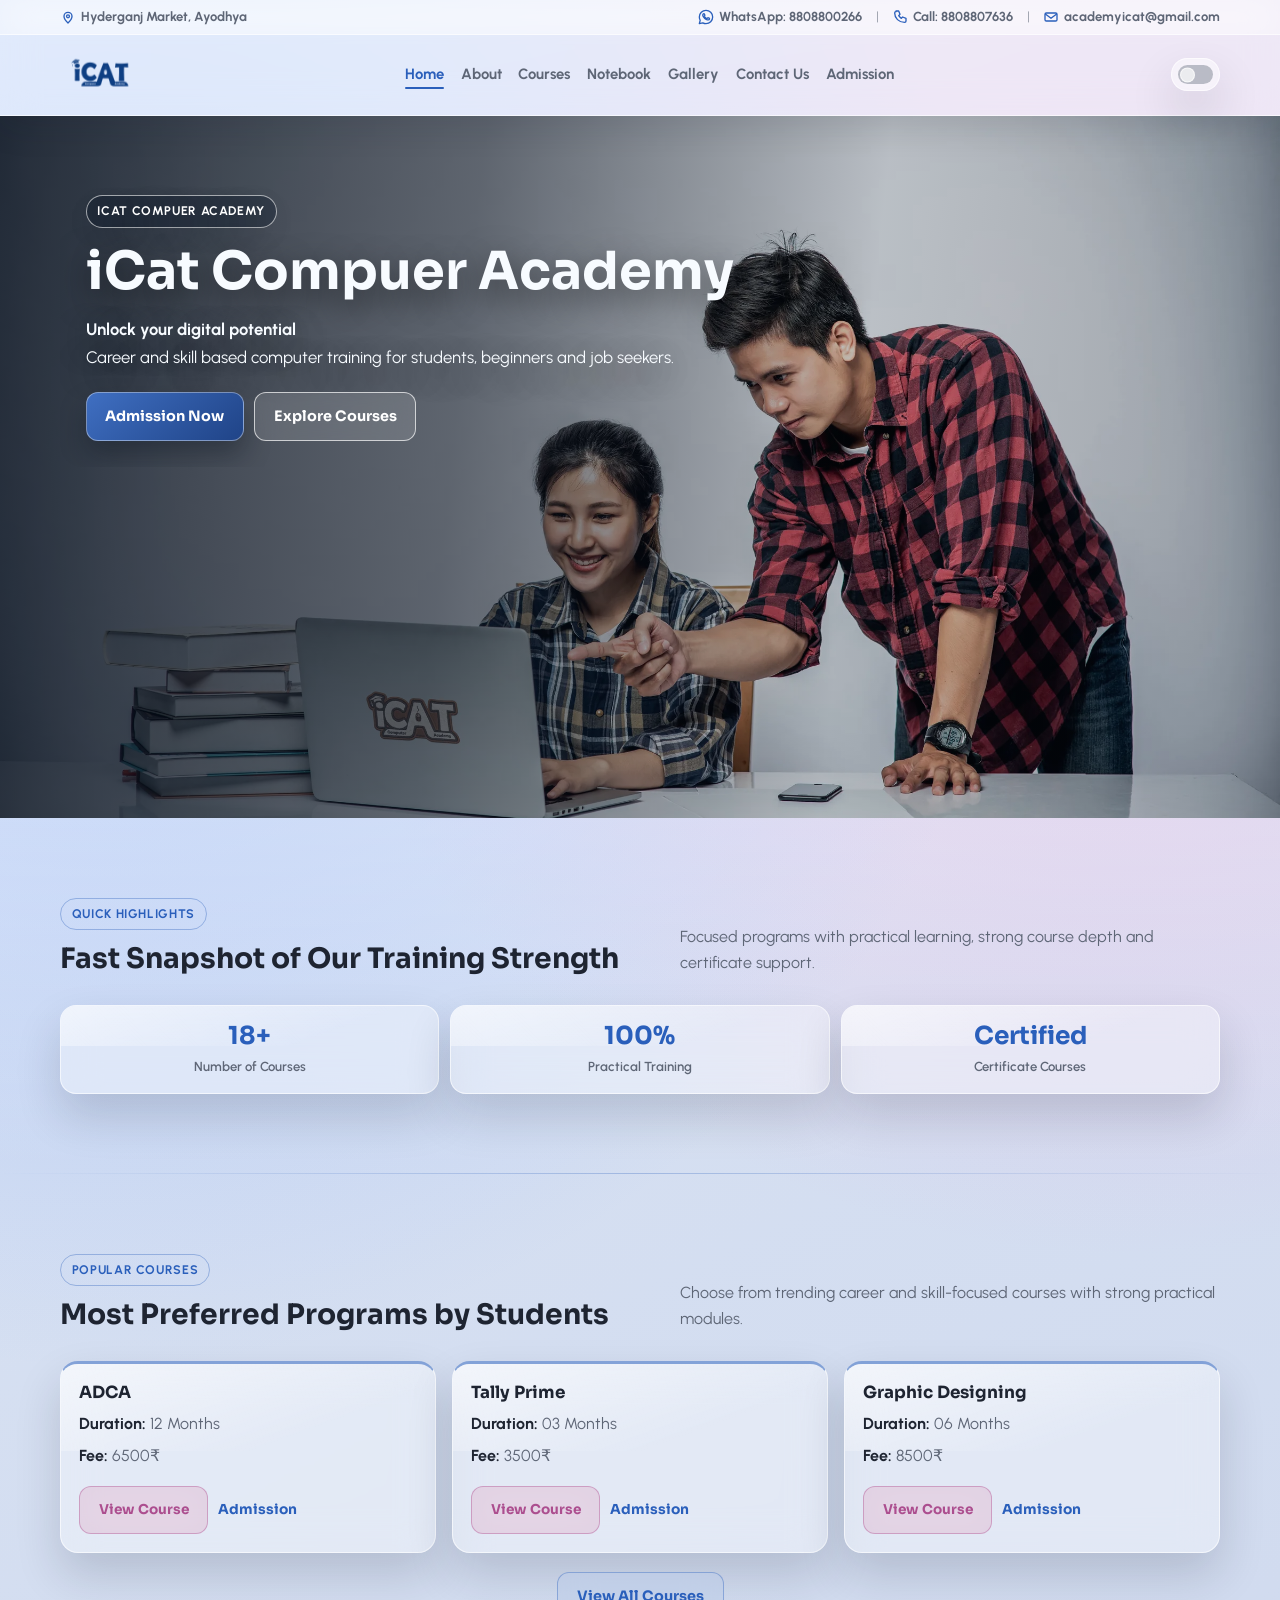
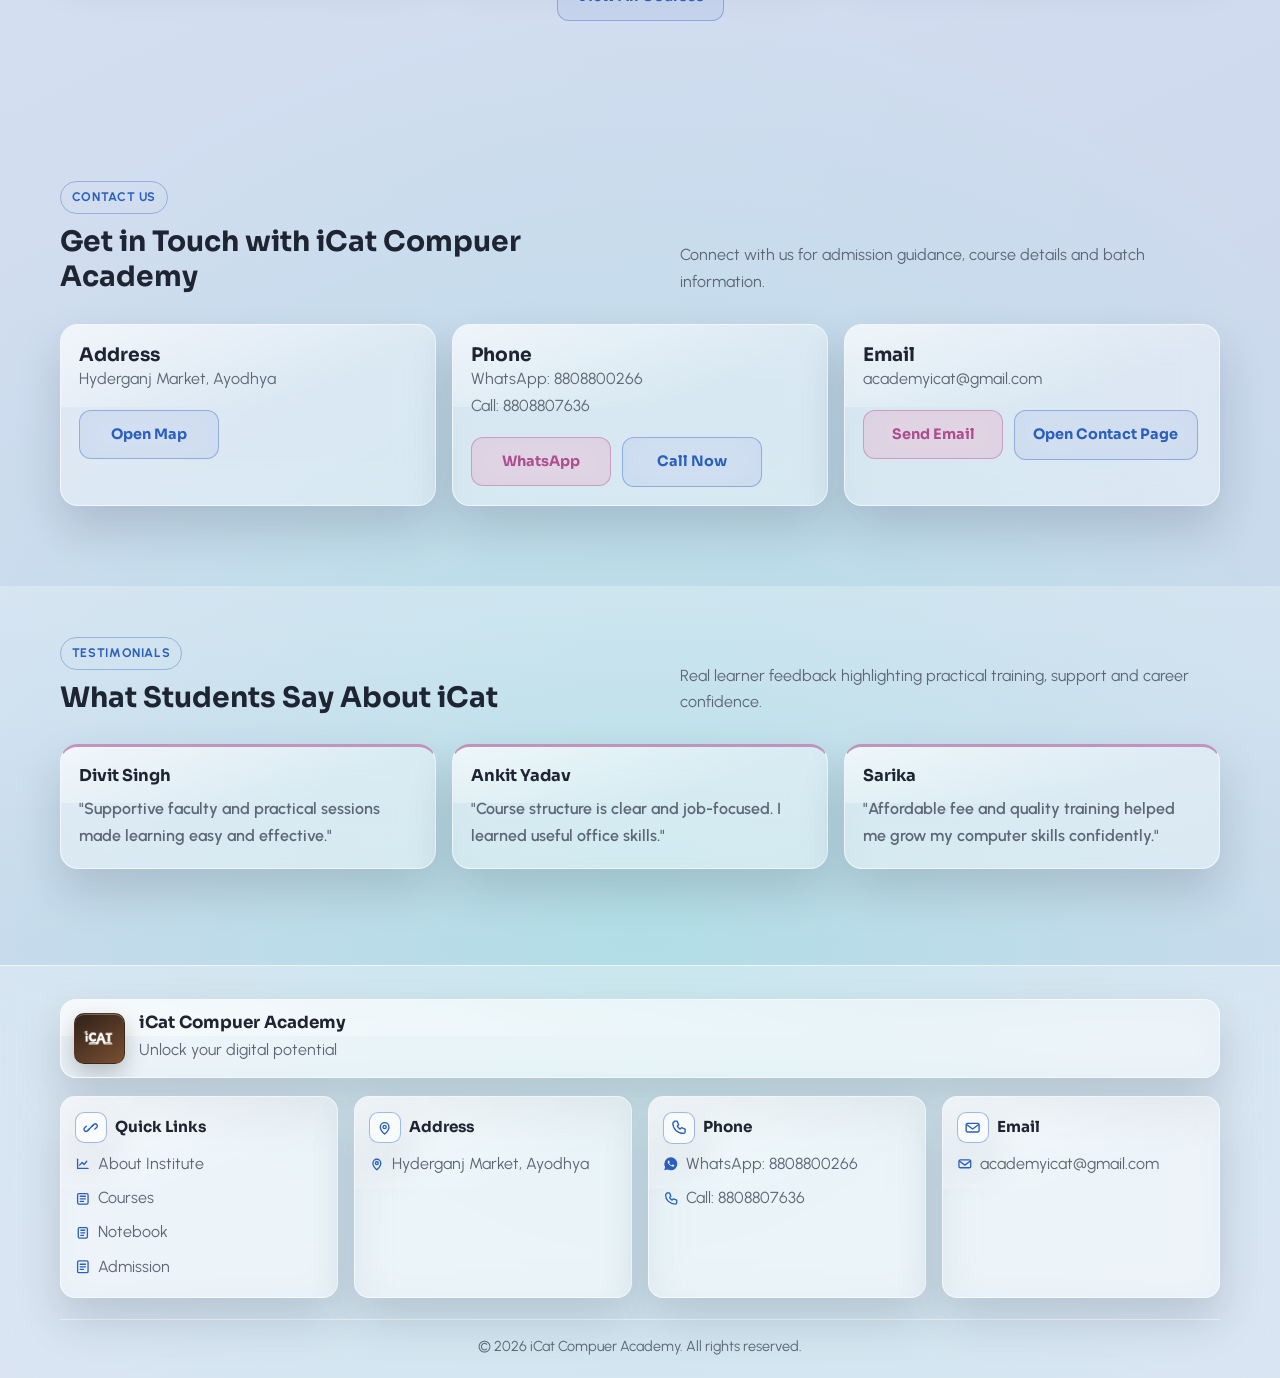
<file: index.html>
<!DOCTYPE html>
<html lang="en">
<head>
  <meta charset="UTF-8" />
  <meta name="viewport" content="width=device-width, initial-scale=1.0" />
  <title>iCat Compuer Academy | Home</title>
  <meta name="description" content="iCat Compuer Academy offers basic, career, skill and job-oriented computer training in Ayodhya." />
  <link rel="icon" type="image/png" href="assets/logo.png" />
  <link rel="preconnect" href="https://fonts.googleapis.com" />
  <link rel="preconnect" href="https://fonts.gstatic.com" crossorigin />
  <link href="https://fonts.googleapis.com/css2?family=Sora:wght@400;500;600;700;800&family=Urbanist:wght@400;500;600;700;800&display=swap" rel="stylesheet" />
  <link rel="stylesheet" href="css/style.css" />
  <script src="js/main.js" defer></script>
</head>
<body>
  <div id="site-header"></div>

  <main>
    <section class="hero home-hero">
      <div class="container hero-grid">
        <div class="hero-content hero-content-overlay">
          <p class="eyebrow">iCat Compuer Academy</p>
          <h1>iCat Compuer Academy</h1>
          <p class="hero-lead">
            <strong>Unlock your digital potential</strong><br />
            Career and skill based computer training for students, beginners and job seekers.
          </p>
          <div class="hero-actions">
            <a class="btn btn-primary" href="admission.html">Admission Now</a>
            <a class="btn btn-secondary-outline" href="courses.html">Explore Courses</a>
          </div>
        </div>
      </div>
    </section>

    <section class="section section-alt quick-highlights">
      <div class="container split-heading">
        <div>
          <p class="eyebrow">Quick Highlights</p>
          <h2>Fast Snapshot of Our Training Strength</h2>
        </div>
        <p class="split-copy">
          Focused programs with practical learning, strong course depth and certificate support.
        </p>
      </div>
      <div class="container">
        <div class="stat-grid highlights-grid">
          <article class="stat-card">
            <h3>18+</h3>
            <p>Number of Courses</p>
          </article>
          <article class="stat-card">
            <h3>100%</h3>
            <p>Practical Training</p>
          </article>
          <article class="stat-card">
            <h3>Certified</h3>
            <p>Certificate Courses</p>
          </article>
        </div>
      </div>
    </section>

    <section class="section popular-courses-section">
      <div class="container split-heading">
        <div>
          <p class="eyebrow">Popular Courses</p>
          <h2>Most Preferred Programs by Students</h2>
        </div>
        <p class="split-copy">
          Choose from trending career and skill-focused courses with strong practical modules.
        </p>
      </div>
      <div class="container">
        <div class="grid grid-3">
          <article class="course-card">
            <h3>ADCA</h3>
            <p><strong>Duration:</strong> 12 Months</p>
            <p><strong>Fee:</strong> 6500&#8377;</p>
            <div class="course-actions">
              <a class="btn btn-secondary" href="courses.html">View Course</a>
              <a class="course-link" href="admission.html">Admission</a>
            </div>
          </article>

          <article class="course-card">
            <h3>Tally Prime</h3>
            <p><strong>Duration:</strong> 03 Months</p>
            <p><strong>Fee:</strong> 3500&#8377;</p>
            <div class="course-actions">
              <a class="btn btn-secondary" href="courses.html">View Course</a>
              <a class="course-link" href="admission.html">Admission</a>
            </div>
          </article>

          <article class="course-card">
            <h3>Graphic Designing</h3>
            <p><strong>Duration:</strong> 06 Months</p>
            <p><strong>Fee:</strong> 8500&#8377;</p>
            <div class="course-actions">
              <a class="btn btn-secondary" href="courses.html">View Course</a>
              <a class="course-link" href="admission.html">Admission</a>
            </div>
          </article>
        </div>
        <div class="section-bottom-action">
          <a class="btn btn-secondary-outline section-link-btn" href="courses.html">View All Courses</a>
        </div>
      </div>
    </section>

    <section class="section">
      <div class="container split-heading">
        <div>
          <p class="eyebrow">Contact Us</p>
          <h2>Get in Touch with iCat Compuer Academy</h2>
        </div>
        <p class="split-copy">
          Connect with us for admission guidance, course details and batch information.
        </p>
      </div>
      <div class="container">
        <div class="grid grid-3">
          <article class="contact-card">
            <h3>Address</h3>
            <p>Hyderganj Market, Ayodhya</p>
            <div class="contact-actions">
              <a class="btn btn-secondary-outline contact-cta" href="https://www.google.com/maps?q=Hyderganj+Market,+Ayodhya" target="_blank" rel="noopener noreferrer">Open Map</a>
            </div>
          </article>
          <article class="contact-card">
            <h3>Phone</h3>
            <p>WhatsApp: 8808800266</p>
            <p>Call: 8808807636</p>
            <div class="contact-actions">
              <a class="btn btn-secondary contact-cta" href="https://wa.me/918808800266" target="_blank" rel="noopener noreferrer">WhatsApp</a>
              <a class="btn btn-secondary-outline contact-cta" href="tel:8808807636">Call Now</a>
            </div>
          </article>
          <article class="contact-card">
            <h3>Email</h3>
            <p>academyicat@gmail.com</p>
            <div class="contact-actions">
              <a class="btn btn-secondary contact-cta" href="mailto:academyicat@gmail.com">Send Email</a>
              <a class="btn btn-secondary-outline contact-cta" href="contact.html">Open Contact Page</a>
            </div>
          </article>
        </div>
      </div>
    </section>

    <section class="section section-alt testimonials-section">
      <div class="container split-heading">
        <div>
          <p class="eyebrow">Testimonials</p>
          <h2>What Students Say About iCat</h2>
        </div>
        <p class="split-copy">
          Real learner feedback highlighting practical training, support and career confidence.
        </p>
      </div>
      <div class="container">
        <div class="grid grid-3 testimonials-grid">
          <article class="info-card testimonial-card">
            <h3>Divit Singh</h3>
            <p class="testimonial-quote">"Supportive faculty and practical sessions made learning easy and effective."</p>
          </article>
          <article class="info-card testimonial-card">
            <h3>Ankit Yadav</h3>
            <p class="testimonial-quote">"Course structure is clear and job-focused. I learned useful office skills."</p>
          </article>
          <article class="info-card testimonial-card">
            <h3>Sarika</h3>
            <p class="testimonial-quote">"Affordable fee and quality training helped me grow my computer skills confidently."</p>
          </article>
        </div>
      </div>
    </section>
  </main>

  <div id="site-footer"></div>
</body>
</html>
</file>
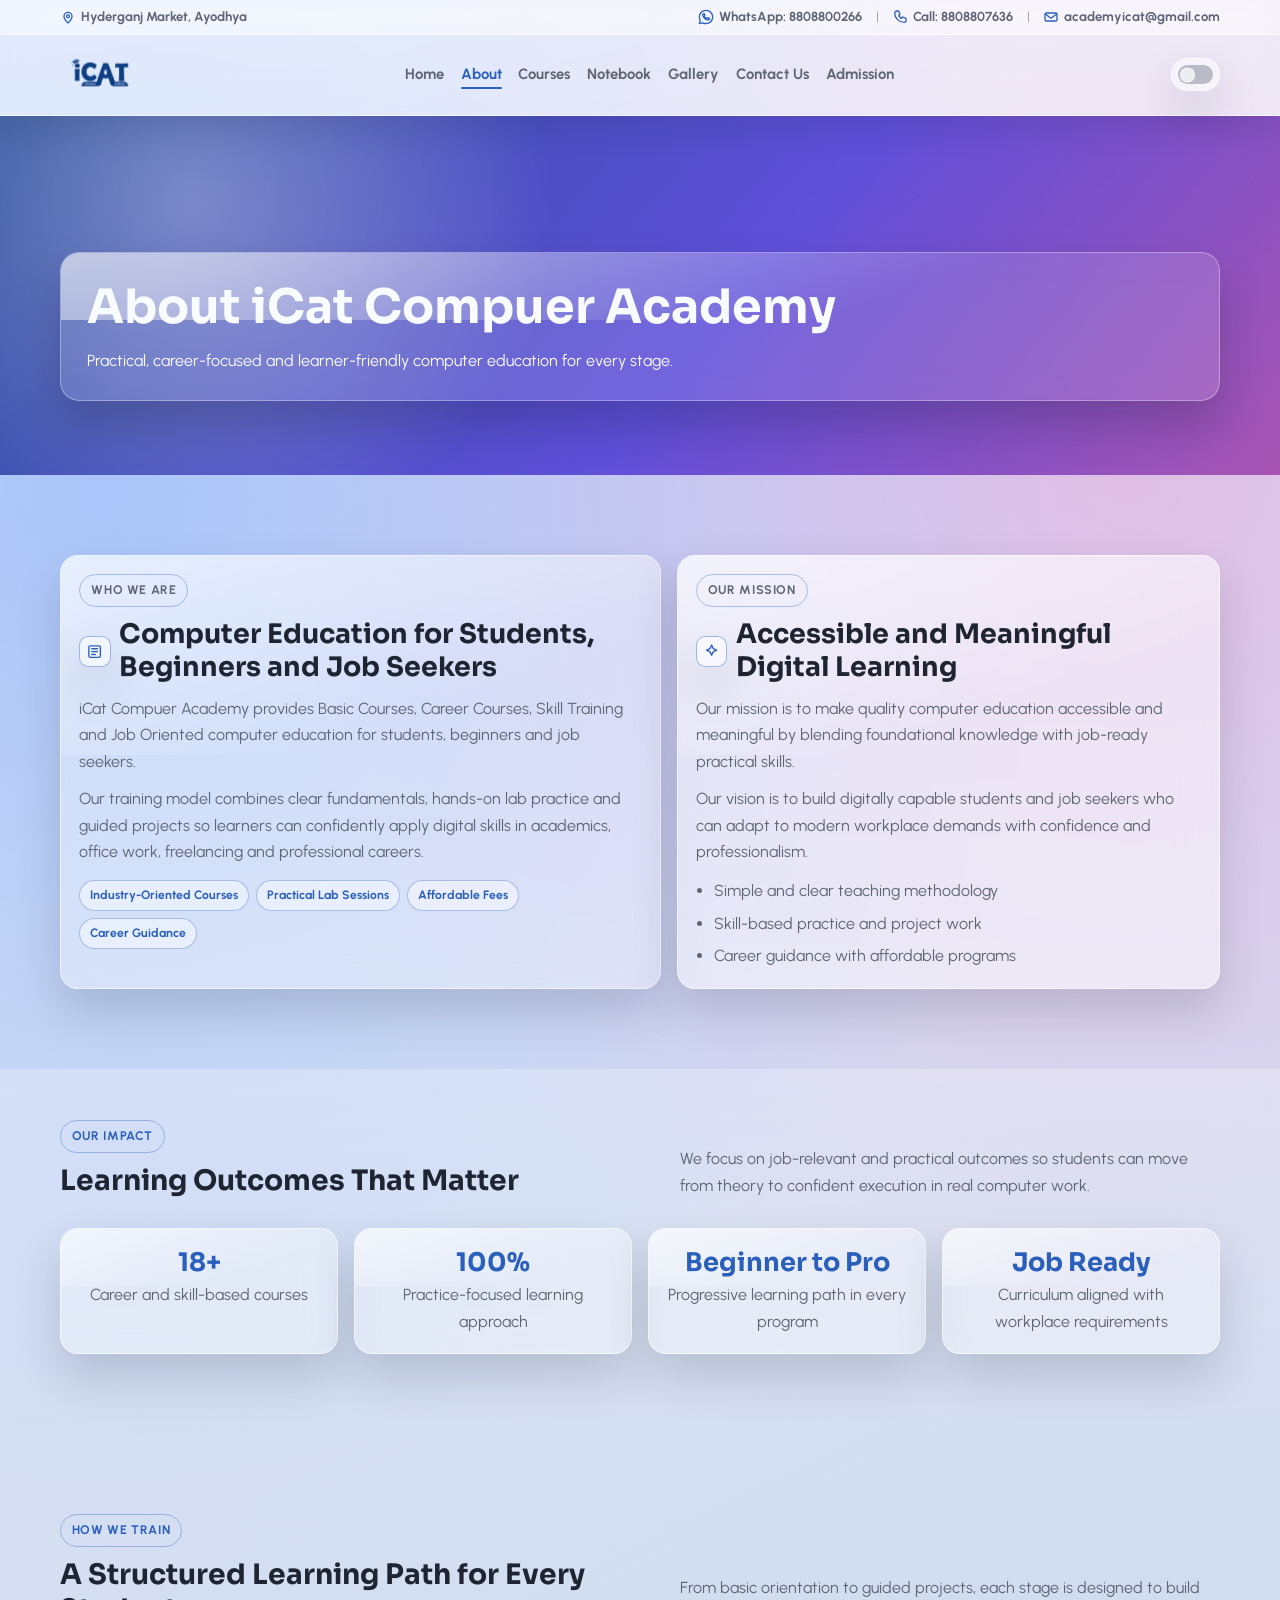
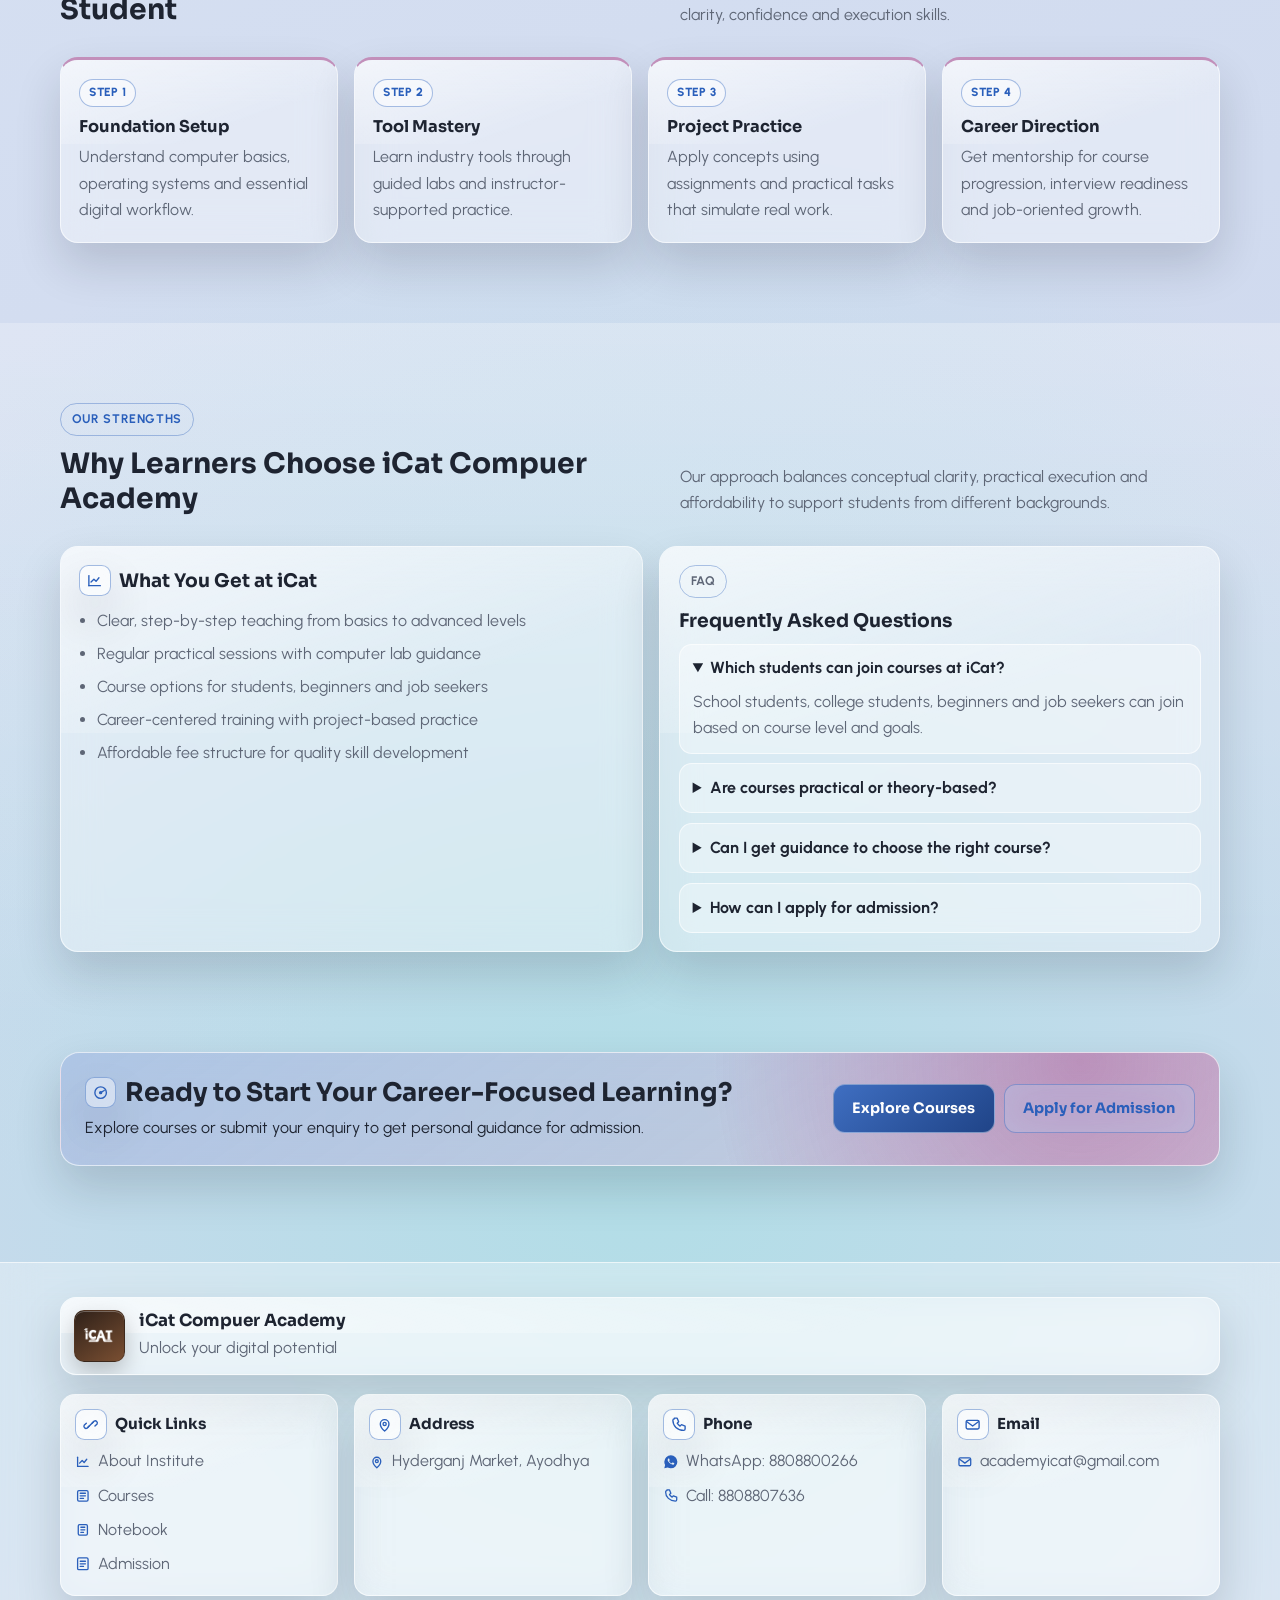
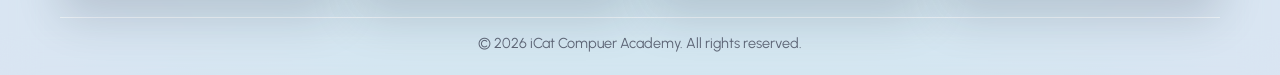
<file: about.html>
<!DOCTYPE html>
<html lang="en">
<head>
  <meta charset="UTF-8" />
  <meta name="viewport" content="width=device-width, initial-scale=1.0" />
  <title>About | iCat Compuer Academy</title>
  <meta name="description" content="Learn about iCat Compuer Academy and its mission for digital education." />
  <link rel="icon" type="image/png" href="assets/logo.png" />
  <link rel="preconnect" href="https://fonts.googleapis.com" />
  <link rel="preconnect" href="https://fonts.gstatic.com" crossorigin />
  <link href="https://fonts.googleapis.com/css2?family=Sora:wght@400;500;600;700;800&family=Urbanist:wght@400;500;600;700;800&display=swap" rel="stylesheet" />
  <link rel="stylesheet" href="css/style.css" />
  <script src="js/main.js" defer></script>
</head>
<body>
  <div id="site-header"></div>

  <main>
    <section class="page-banner">
      <div class="container">
        <h1>About iCat Compuer Academy</h1>
        <p>Practical, career-focused and learner-friendly computer education for every stage.</p>
      </div>
    </section>

    <section class="section">
      <div class="container about-layout">
        <article class="about-card about-main">
          <p class="eyebrow">Who We Are</p>
          <h2 class="icon-title">
            <span class="icon-badge icon-float" aria-hidden="true">
              <svg viewBox="0 0 24 24">
                <rect x="4" y="4" width="16" height="16" rx="2"></rect>
                <path d="M8 8h8"></path>
                <path d="M8 12h8"></path>
                <path d="M8 16h5"></path>
              </svg>
            </span>
            <span>Computer Education for Students, Beginners and Job Seekers</span>
          </h2>
          <p>
            iCat Compuer Academy provides Basic Courses, Career Courses, Skill Training and
            Job Oriented computer education for students, beginners and job seekers.
          </p>
          <p>
            Our training model combines clear fundamentals, hands-on lab practice and guided
            projects so learners can confidently apply digital skills in academics, office
            work, freelancing and professional careers.
          </p>
          <div class="about-badges">
            <span>Industry-Oriented Courses</span>
            <span>Practical Lab Sessions</span>
            <span>Affordable Fees</span>
            <span>Career Guidance</span>
          </div>
        </article>

        <aside class="about-card mission-card">
          <p class="eyebrow">Our Mission</p>
          <h2 class="icon-title">
            <span class="icon-badge icon-pop" aria-hidden="true">
              <svg viewBox="0 0 24 24">
                <path d="m12 3 2.2 4.7L19 10l-4.8 2.3L12 17l-2.2-4.7L5 10l4.8-2.3z"></path>
              </svg>
            </span>
            <span>Accessible and Meaningful Digital Learning</span>
          </h2>
          <p>
            Our mission is to make quality computer education accessible and meaningful by
            blending foundational knowledge with job-ready practical skills.
          </p>
          <p>
            Our vision is to build digitally capable students and job seekers who can adapt
            to modern workplace demands with confidence and professionalism.
          </p>
          <ul class="bullet-list">
            <li>Simple and clear teaching methodology</li>
            <li>Skill-based practice and project work</li>
            <li>Career guidance with affordable programs</li>
          </ul>
        </aside>
      </div>
    </section>

    <section class="section section-alt about-impact">
      <div class="container split-heading">
        <div>
          <p class="eyebrow">Our Impact</p>
          <h2>Learning Outcomes That Matter</h2>
        </div>
        <p class="split-copy">
          We focus on job-relevant and practical outcomes so students can move from theory to
          confident execution in real computer work.
        </p>
      </div>
      <div class="container">
        <div class="grid grid-4 impact-grid">
          <article class="feature-card metric-card">
            <h3>18+</h3>
            <p>Career and skill-based courses</p>
          </article>
          <article class="feature-card metric-card">
            <h3>100%</h3>
            <p>Practice-focused learning approach</p>
          </article>
          <article class="feature-card metric-card">
            <h3>Beginner to Pro</h3>
            <p>Progressive learning path in every program</p>
          </article>
          <article class="feature-card metric-card">
            <h3>Job Ready</h3>
            <p>Curriculum aligned with workplace requirements</p>
          </article>
        </div>
      </div>
    </section>

    <section class="section">
      <div class="container split-heading">
        <div>
          <p class="eyebrow">How We Train</p>
          <h2>A Structured Learning Path for Every Student</h2>
        </div>
        <p class="split-copy">
          From basic orientation to guided projects, each stage is designed to build clarity,
          confidence and execution skills.
        </p>
      </div>
      <div class="container">
        <div class="grid grid-4 path-grid">
          <article class="info-card path-card">
            <span class="path-step">Step 1</span>
            <h3>Foundation Setup</h3>
            <p>Understand computer basics, operating systems and essential digital workflow.</p>
          </article>
          <article class="info-card path-card">
            <span class="path-step">Step 2</span>
            <h3>Tool Mastery</h3>
            <p>Learn industry tools through guided labs and instructor-supported practice.</p>
          </article>
          <article class="info-card path-card">
            <span class="path-step">Step 3</span>
            <h3>Project Practice</h3>
            <p>Apply concepts using assignments and practical tasks that simulate real work.</p>
          </article>
          <article class="info-card path-card">
            <span class="path-step">Step 4</span>
            <h3>Career Direction</h3>
            <p>Get mentorship for course progression, interview readiness and job-oriented growth.</p>
          </article>
        </div>
      </div>
    </section>

    <section class="section section-alt">
      <div class="container">
        <div class="split-heading">
          <div>
            <p class="eyebrow">Our Strengths</p>
            <h2>Why Learners Choose iCat Compuer Academy</h2>
          </div>
          <p class="split-copy">
            Our approach balances conceptual clarity, practical execution and affordability
            to support students from different backgrounds.
          </p>
        </div>
        <div class="about-value-layout">
          <article class="about-card about-value-card">
            <h3 class="icon-title">
              <span class="icon-badge icon-float" aria-hidden="true">
                <svg viewBox="0 0 24 24">
                  <path d="M4 19V5"></path>
                  <path d="M4 19h16"></path>
                  <path d="m7 14 4-4 3 3 4-5"></path>
                </svg>
              </span>
              <span>What You Get at iCat</span>
            </h3>
            <ul class="about-checklist">
              <li>Clear, step-by-step teaching from basics to advanced levels</li>
              <li>Regular practical sessions with computer lab guidance</li>
              <li>Course options for students, beginners and job seekers</li>
              <li>Career-centered training with project-based practice</li>
              <li>Affordable fee structure for quality skill development</li>
            </ul>
          </article>

          <article class="about-card about-faq-card">
            <p class="eyebrow">FAQ</p>
            <h3>Frequently Asked Questions</h3>
            <div class="faq-list">
              <details class="faq-item" open>
                <summary>Which students can join courses at iCat?</summary>
                <p>School students, college students, beginners and job seekers can join based on course level and goals.</p>
              </details>
              <details class="faq-item">
                <summary>Are courses practical or theory-based?</summary>
                <p>Courses are primarily practical with theory support, assignments and project work for better outcomes.</p>
              </details>
              <details class="faq-item">
                <summary>Can I get guidance to choose the right course?</summary>
                <p>Yes. You can contact us for counselling and we will recommend a course based on your target and background.</p>
              </details>
              <details class="faq-item">
                <summary>How can I apply for admission?</summary>
                <p>Use the Admission page form or WhatsApp enquiry option to share details and receive next-step guidance.</p>
              </details>
            </div>
          </article>
        </div>
      </div>
    </section>

    <section class="section cta-section">
      <div class="container cta-panel">
        <div>
          <h2 class="icon-title">
            <span class="icon-badge icon-spin" aria-hidden="true">
              <svg viewBox="0 0 24 24">
                <circle cx="12" cy="12" r="8"></circle>
                <path d="m12 12 5-3"></path>
                <circle cx="12" cy="12" r="1.4"></circle>
              </svg>
            </span>
            <span>Ready to Start Your Career-Focused Learning?</span>
          </h2>
          <p>Explore courses or submit your enquiry to get personal guidance for admission.</p>
        </div>
        <div class="cta-actions">
          <a class="btn btn-primary" href="courses.html">Explore Courses</a>
          <a class="btn btn-secondary-outline" href="admission.html">Apply for Admission</a>
        </div>
      </div>
    </section>
  </main>

  <div id="site-footer"></div>
</body>
</html>
</file>
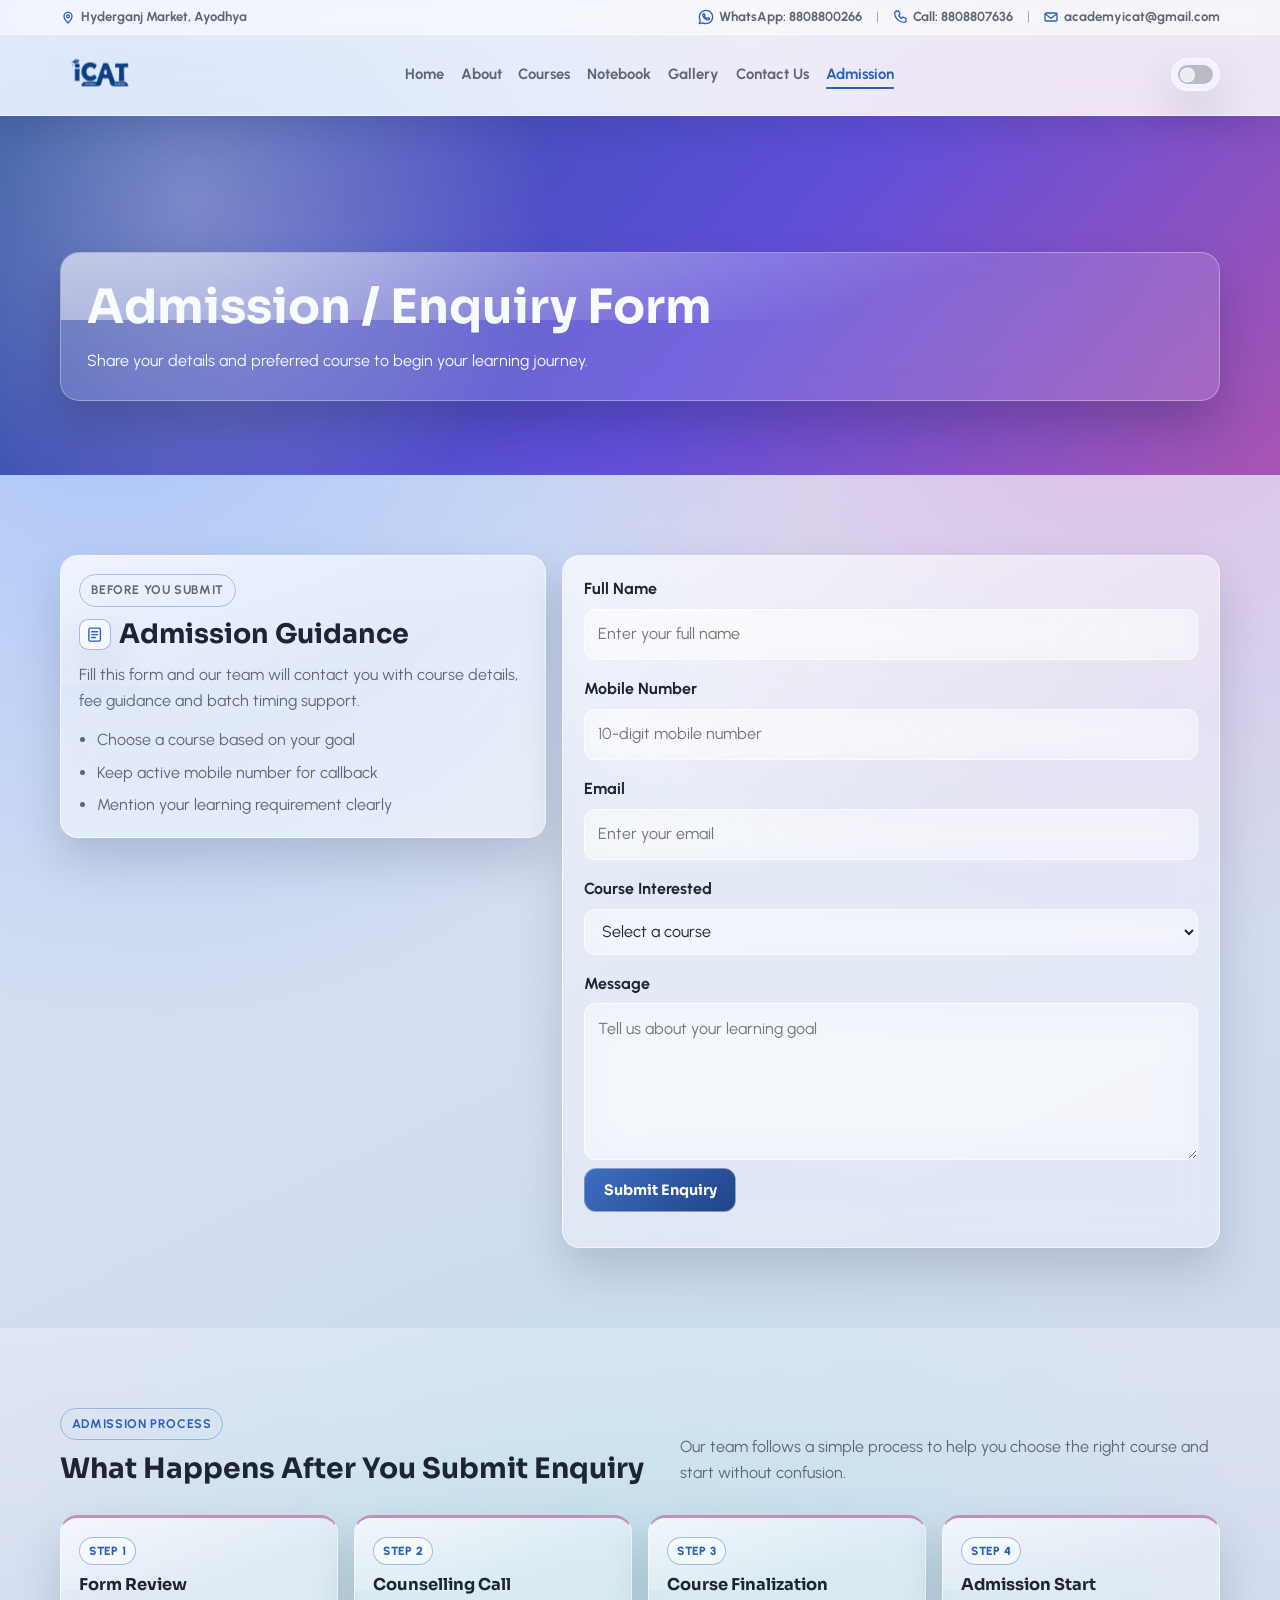
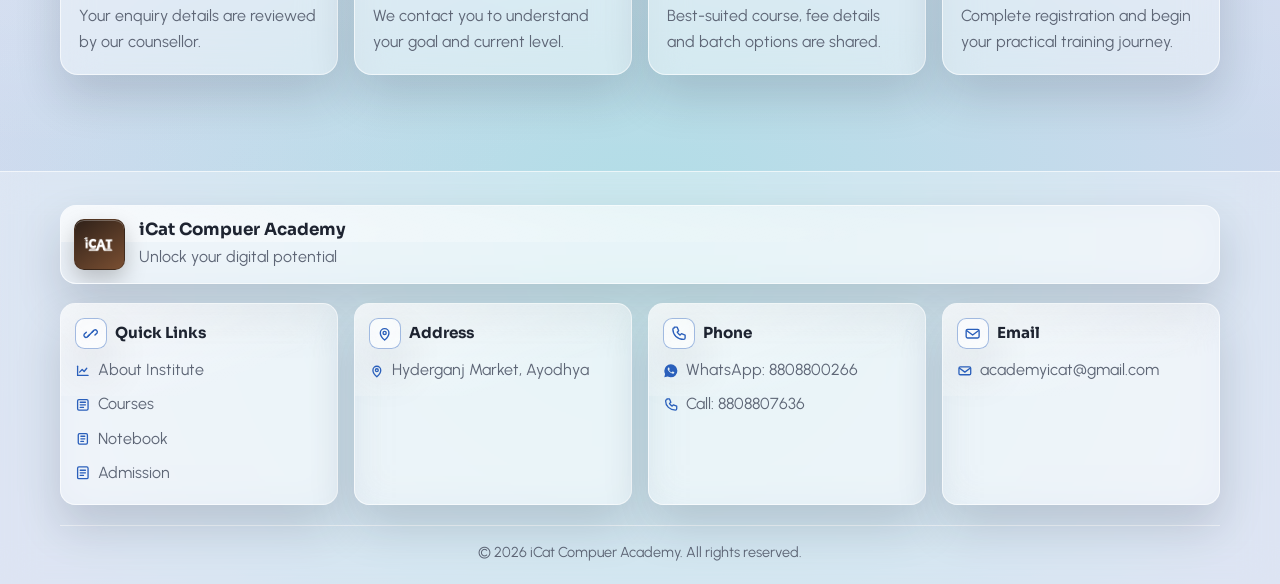
<file: admission.html>
<!DOCTYPE html>
<html lang="en">
<head>
  <meta charset="UTF-8" />
  <meta name="viewport" content="width=device-width, initial-scale=1.0" />
  <title>Admission / Enquiry | iCat Compuer Academy</title>
  <meta name="description" content="Admission and enquiry form for iCat Compuer Academy courses." />
  <link rel="icon" type="image/png" href="assets/logo.png" />
  <link rel="preconnect" href="https://fonts.googleapis.com" />
  <link rel="preconnect" href="https://fonts.gstatic.com" crossorigin />
  <link href="https://fonts.googleapis.com/css2?family=Sora:wght@400;500;600;700;800&family=Urbanist:wght@400;500;600;700;800&display=swap" rel="stylesheet" />
  <link rel="stylesheet" href="css/style.css" />
  <script src="js/main.js" defer></script>
</head>
<body>
  <div id="site-header"></div>

  <main>
    <section class="page-banner">
      <div class="container">
        <h1>Admission / Enquiry Form</h1>
        <p>Share your details and preferred course to begin your learning journey.</p>
      </div>
    </section>

    <section class="section">
      <div class="container admission-layout">
        <aside class="about-card mission-card admission-side">
          <p class="eyebrow">Before You Submit</p>
          <h2 class="icon-title">
            <span class="icon-badge icon-pulse" aria-hidden="true">
              <svg viewBox="0 0 24 24">
                <rect x="4" y="3" width="16" height="18" rx="2"></rect>
                <path d="M8 8h8"></path>
                <path d="M8 12h8"></path>
                <path d="M8 16h5"></path>
              </svg>
            </span>
            <span>Admission Guidance</span>
          </h2>
          <p>
            Fill this form and our team will contact you with course details, fee guidance
            and batch timing support.
          </p>
          <ul class="bullet-list">
            <li>Choose a course based on your goal</li>
            <li>Keep active mobile number for callback</li>
            <li>Mention your learning requirement clearly</li>
          </ul>
        </aside>

        <div class="form-container">
          <form id="enquiryForm" class="enquiry-form" novalidate>
            <div class="form-field">
              <label for="fullName">Full Name</label>
              <input type="text" id="fullName" name="fullName" placeholder="Enter your full name" required />
            </div>

            <div class="form-field">
              <label for="mobile">Mobile Number</label>
              <input type="tel" id="mobile" name="mobile" placeholder="10-digit mobile number" required />
            </div>

            <div class="form-field">
              <label for="email">Email</label>
              <input type="email" id="email" name="email" placeholder="Enter your email" required />
            </div>

            <div class="form-field">
              <label for="courseInterested">Course Interested</label>
              <select id="courseInterested" name="courseInterested" required>
                <option value="">Select a course</option>
                <option>ADCA</option>
                <option>DCA</option>
                <option>ADFA</option>
                <option>DFA</option>
                <option>ADCA Plus</option>
                <option>Tally Prime</option>
                <option>CCC</option>
                <option>O-Level</option>
                <option>Python</option>
                <option>Advance Excel</option>
                <option>DTP</option>
                <option>Graphic Designing</option>
                <option>Diploma in Animation &amp; Motion Graphics</option>
                <option>Artificial Intelligence &amp; Generative AI Course</option>
                <option>WordPress Website Development Course</option>
                <option>Video Editing - Basic</option>
                <option>Video Editing - Advance</option>
                <option>Web Development</option>
              </select>
            </div>

            <div class="form-field">
              <label for="message">Message</label>
              <textarea id="message" name="message" rows="5" placeholder="Tell us about your learning goal"></textarea>
            </div>

            <button type="submit" class="btn btn-primary">Submit Enquiry</button>
            <p id="formStatus" class="form-status" aria-live="polite"></p>
          </form>
        </div>
      </div>
    </section>

    <section class="section section-alt">
      <div class="container split-heading">
        <div>
          <p class="eyebrow">Admission Process</p>
          <h2>What Happens After You Submit Enquiry</h2>
        </div>
        <p class="split-copy">
          Our team follows a simple process to help you choose the right course and start without confusion.
        </p>
      </div>
      <div class="container">
        <div class="grid grid-4 process-grid">
          <article class="feature-card process-card">
            <span class="path-step">Step 1</span>
            <h3>Form Review</h3>
            <p>Your enquiry details are reviewed by our counsellor.</p>
          </article>
          <article class="feature-card process-card">
            <span class="path-step">Step 2</span>
            <h3>Counselling Call</h3>
            <p>We contact you to understand your goal and current level.</p>
          </article>
          <article class="feature-card process-card">
            <span class="path-step">Step 3</span>
            <h3>Course Finalization</h3>
            <p>Best-suited course, fee details and batch options are shared.</p>
          </article>
          <article class="feature-card process-card">
            <span class="path-step">Step 4</span>
            <h3>Admission Start</h3>
            <p>Complete registration and begin your practical training journey.</p>
          </article>
        </div>
      </div>
    </section>
  </main>

  <div id="site-footer"></div>
</body>
</html>
</file>
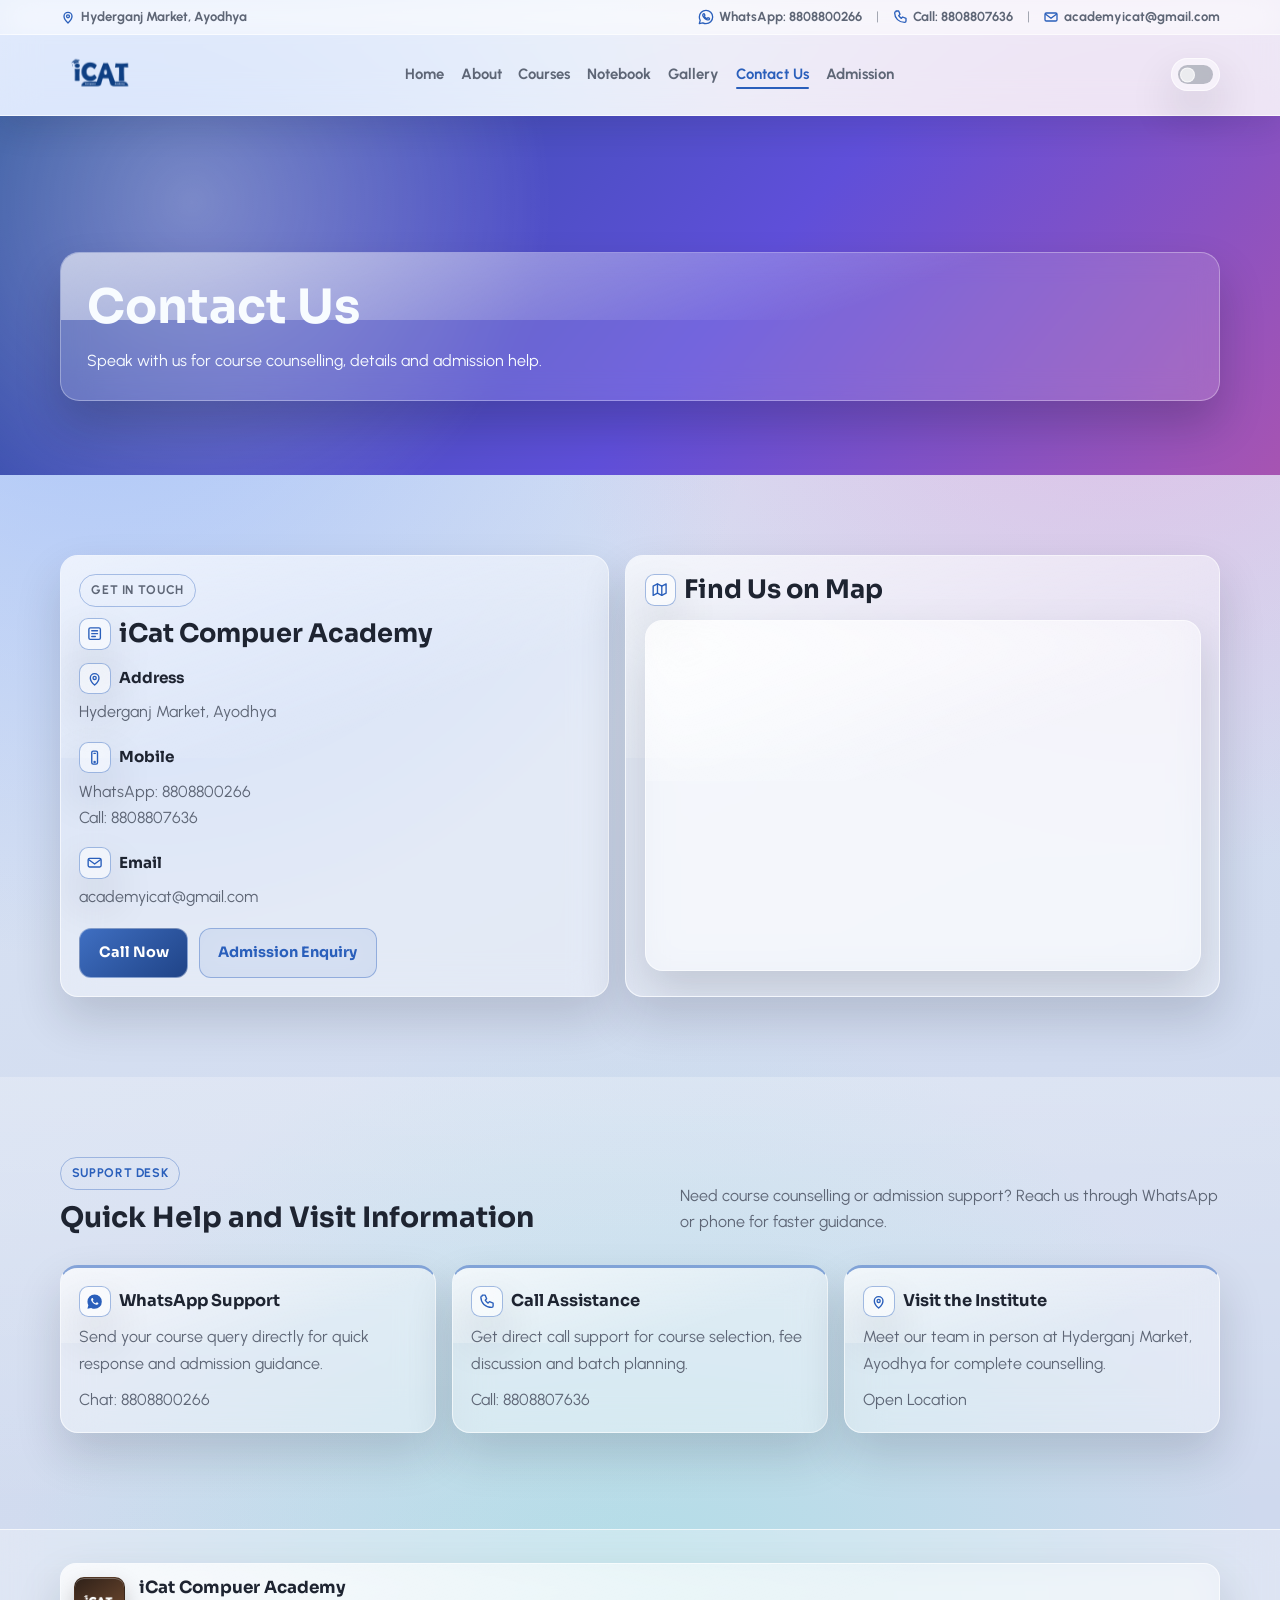
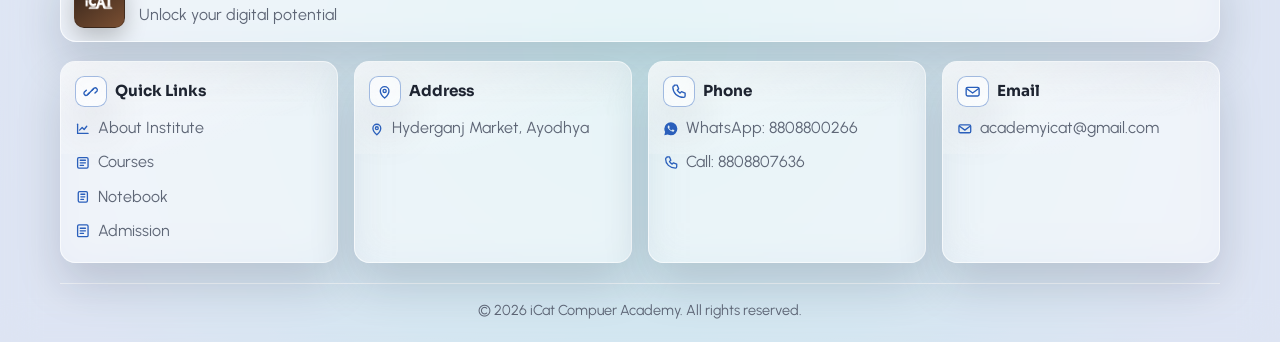
<file: contact.html>
<!DOCTYPE html>
<html lang="en">
<head>
  <meta charset="UTF-8" />
  <meta name="viewport" content="width=device-width, initial-scale=1.0" />
  <title>Contact | iCat Compuer Academy</title>
  <meta name="description" content="Contact iCat Compuer Academy in Hyderganj Market, Ayodhya." />
  <link rel="icon" type="image/png" href="assets/logo.png" />
  <link rel="preconnect" href="https://fonts.googleapis.com" />
  <link rel="preconnect" href="https://fonts.gstatic.com" crossorigin />
  <link href="https://fonts.googleapis.com/css2?family=Sora:wght@400;500;600;700;800&family=Urbanist:wght@400;500;600;700;800&display=swap" rel="stylesheet" />
  <link rel="stylesheet" href="css/style.css" />
  <script src="js/main.js" defer></script>
</head>
<body>
  <div id="site-header"></div>

  <main>
    <section class="page-banner">
      <div class="container">
        <h1>Contact Us</h1>
        <p>Speak with us for course counselling, details and admission help.</p>
      </div>
    </section>

    <section class="section">
      <div class="container contact-layout">
        <article class="contact-card contact-primary">
          <p class="eyebrow">Get in Touch</p>
          <h2 class="icon-title">
            <span class="icon-badge icon-float" aria-hidden="true">
              <svg viewBox="0 0 24 24">
                <rect x="4" y="4" width="16" height="16" rx="2"></rect>
                <path d="M8 8h8"></path>
                <path d="M8 12h8"></path>
                <path d="M8 16h5"></path>
              </svg>
            </span>
            <span>iCat Compuer Academy</span>
          </h2>

          <div class="contact-line">
            <h3 class="icon-title">
              <span class="icon-badge icon-float" aria-hidden="true">
                <svg viewBox="0 0 24 24">
                  <path d="M12 21s-6-5.2-6-10a6 6 0 1 1 12 0c0 4.8-6 10-6 10Z"></path>
                  <circle cx="12" cy="11" r="2.2"></circle>
                </svg>
              </span>
              <span>Address</span>
            </h3>
            <p>Hyderganj Market, Ayodhya</p>
          </div>

          <div class="contact-line">
            <h3 class="icon-title">
              <span class="icon-badge icon-soft-pulse" aria-hidden="true">
                <svg viewBox="0 0 24 24">
                  <rect x="8" y="3" width="8" height="18" rx="2"></rect>
                  <path d="M11 6h2"></path>
                  <circle cx="12" cy="18" r="0.8"></circle>
                </svg>
              </span>
              <span>Mobile</span>
            </h3>
            <p><a href="https://wa.me/918808800266" target="_blank" rel="noopener noreferrer">WhatsApp: 8808800266</a></p>
            <p><a href="tel:8808807636">Call: 8808807636</a></p>
          </div>

          <div class="contact-line">
            <h3 class="icon-title">
              <span class="icon-badge icon-pop" aria-hidden="true">
                <svg viewBox="0 0 24 24">
                  <rect x="3" y="6" width="18" height="12" rx="2"></rect>
                  <path d="m4 8 8 6 8-6"></path>
                </svg>
              </span>
              <span>Email</span>
            </h3>
            <p><a href="mailto:academyicat@gmail.com">academyicat@gmail.com</a></p>
          </div>

          <div class="contact-actions">
            <a class="btn btn-primary" href="tel:8808807636">Call Now</a>
            <a class="btn btn-secondary-outline" href="admission.html">Admission Enquiry</a>
          </div>
        </article>

        <article class="contact-card map-card">
          <h2 class="icon-title">
            <span class="icon-badge icon-spin" aria-hidden="true">
              <svg viewBox="0 0 24 24">
                <path d="M3 7 9 4l6 3 6-3v13l-6 3-6-3-6 3Z"></path>
                <path d="M9 4v13"></path>
                <path d="M15 7v13"></path>
              </svg>
            </span>
            <span>Find Us on Map</span>
          </h2>
          <div class="map-wrap">
            <iframe
              title="Hyderganj Market, Ayodhya"
              src="https://www.google.com/maps?q=Hyderganj+Market,+Ayodhya&output=embed"
              loading="lazy"
              referrerpolicy="no-referrer-when-downgrade"
              allowfullscreen>
            </iframe>
          </div>
        </article>
      </div>
    </section>

    <section class="section section-alt">
      <div class="container split-heading">
        <div>
          <p class="eyebrow">Support Desk</p>
          <h2>Quick Help and Visit Information</h2>
        </div>
        <p class="split-copy">
          Need course counselling or admission support? Reach us through WhatsApp or phone for faster guidance.
        </p>
      </div>

      <div class="container">
        <div class="grid grid-3 support-grid">
          <article class="info-card support-card">
            <h3 class="icon-title">
              <span class="icon-badge icon-whatsapp" aria-hidden="true">
                <svg viewBox="0 0 24 24">
                  <path d="M16.75 13.96c.25.13.41.22.47.33.05.1.05.58-.13 1.06-.18.48-1.09.92-1.51.97-.42.05-.95.23-3.34-.82-2.42-1.07-3.98-3.68-4.1-3.84-.14-.16-.98-1.27-.98-2.42s.58-1.69.79-1.92c.21-.23.46-.29.61-.29.15 0 .3 0 .43.01.14.01.32-.05.51.41.19.46.66 1.61.72 1.73.06.12.1.27.01.43-.08.16-.13.25-.26.4-.13.15-.27.33-.39.46-.13.13-.27.27-.12.53.16.26.69 1.13 1.48 1.83 1.03.91 1.9 1.2 2.2 1.34.3.14.47.12.61-.04.14-.17.61-.72.79-.98.18-.26.36-.21.59-.12.23.08 1.4.66 1.62.78ZM12 2a10 10 0 0 0-10 10c0 1.76.46 3.45 1.25 4.95L2 22l5.17-1.26A9.9 9.9 0 0 0 12 22a10 10 0 0 0 10-10A10 10 0 0 0 12 2Z"></path>
                </svg>
              </span>
              <span>WhatsApp Support</span>
            </h3>
            <p>Send your course query directly for quick response and admission guidance.</p>
            <p><a class="footer-link" href="https://wa.me/918808800266" target="_blank" rel="noopener noreferrer">Chat: 8808800266</a></p>
          </article>

          <article class="info-card support-card">
            <h3 class="icon-title">
              <span class="icon-badge icon-soft-pulse" aria-hidden="true">
                <svg viewBox="0 0 24 24">
                  <path d="M6 3h4l2 5-2 2a14 14 0 0 0 4 4l2-2 5 2v4a2 2 0 0 1-2 2C10.2 20 4 13.8 4 6a2 2 0 0 1 2-2Z"></path>
                </svg>
              </span>
              <span>Call Assistance</span>
            </h3>
            <p>Get direct call support for course selection, fee discussion and batch planning.</p>
            <p><a class="footer-link" href="tel:8808807636">Call: 8808807636</a></p>
          </article>

          <article class="info-card support-card">
            <h3 class="icon-title">
              <span class="icon-badge icon-float" aria-hidden="true">
                <svg viewBox="0 0 24 24">
                  <path d="M12 21s-6-5.2-6-10a6 6 0 1 1 12 0c0 4.8-6 10-6 10Z"></path>
                  <circle cx="12" cy="11" r="2.2"></circle>
                </svg>
              </span>
              <span>Visit the Institute</span>
            </h3>
            <p>Meet our team in person at Hyderganj Market, Ayodhya for complete counselling.</p>
            <p><a class="footer-link" href="https://www.google.com/maps?q=Hyderganj+Market,+Ayodhya" target="_blank" rel="noopener noreferrer">Open Location</a></p>
          </article>
        </div>
      </div>
    </section>
  </main>

  <div id="site-footer"></div>
</body>
</html>
</file>
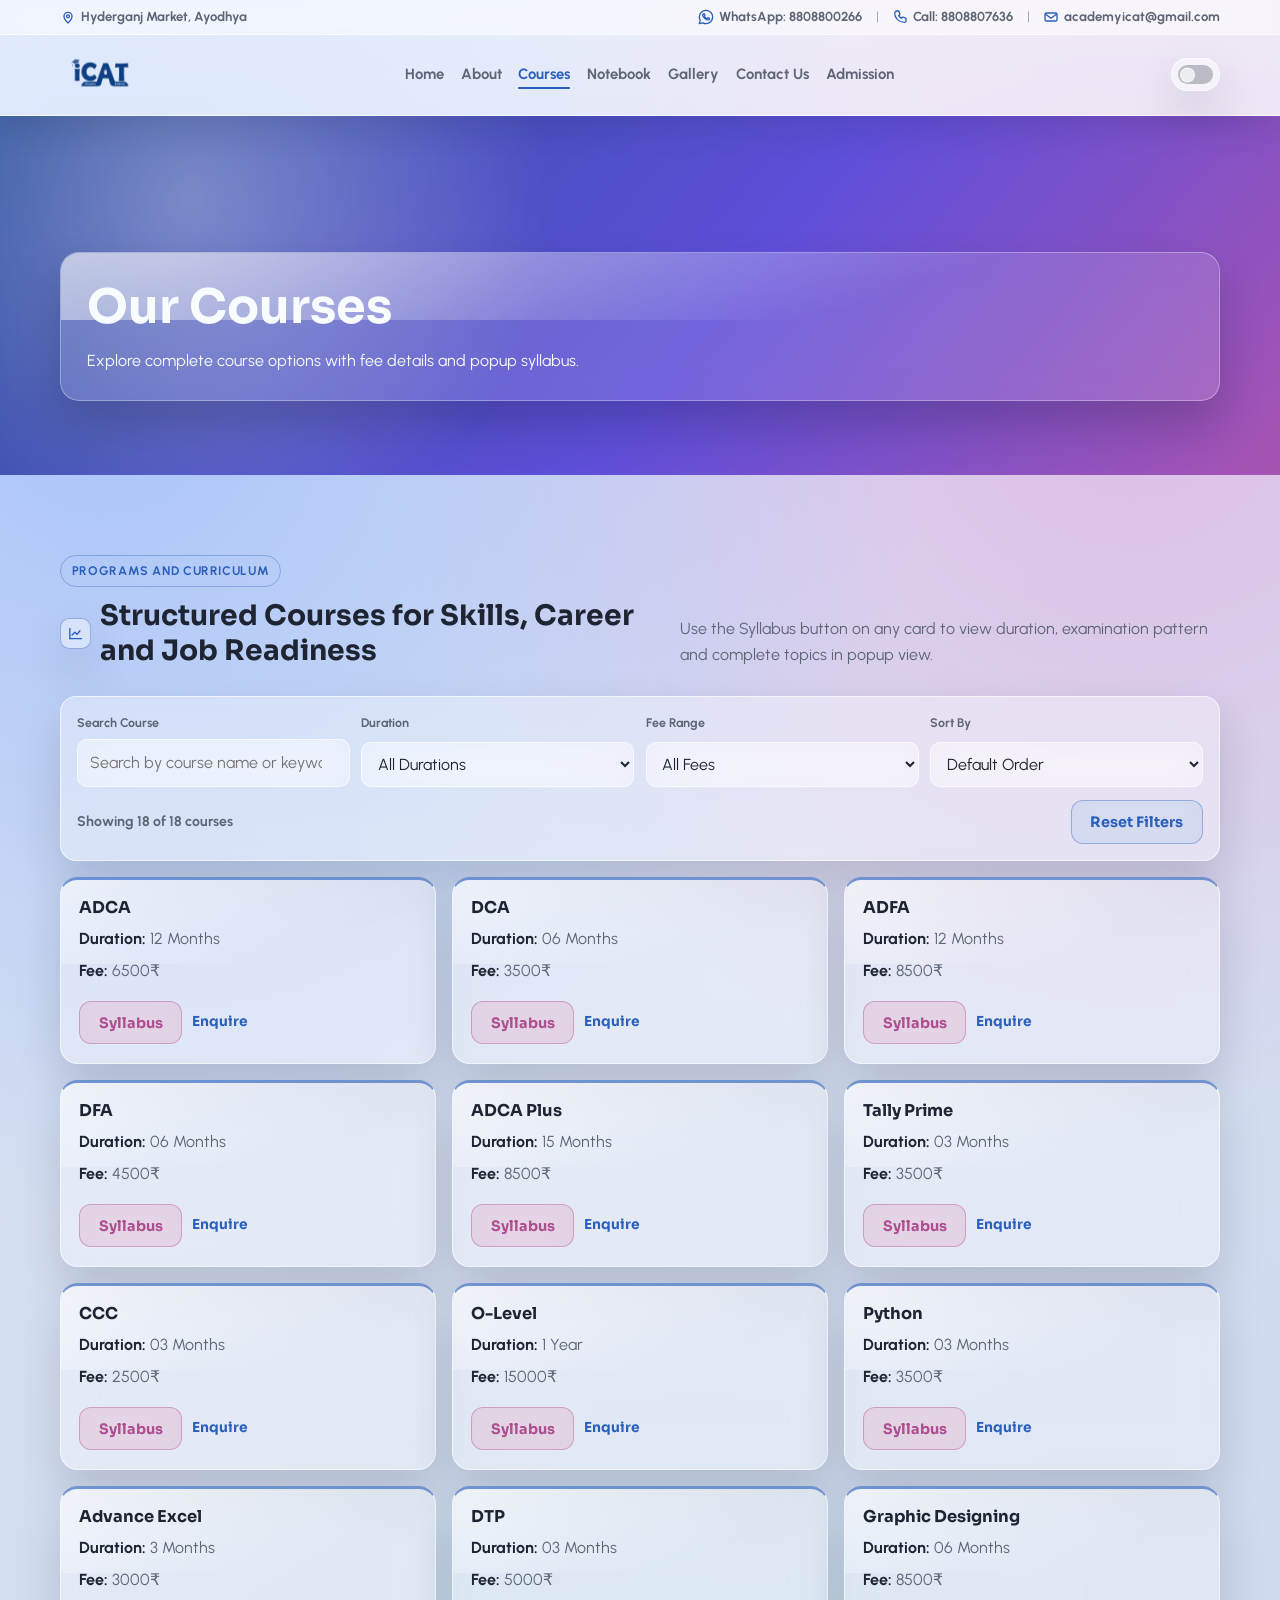
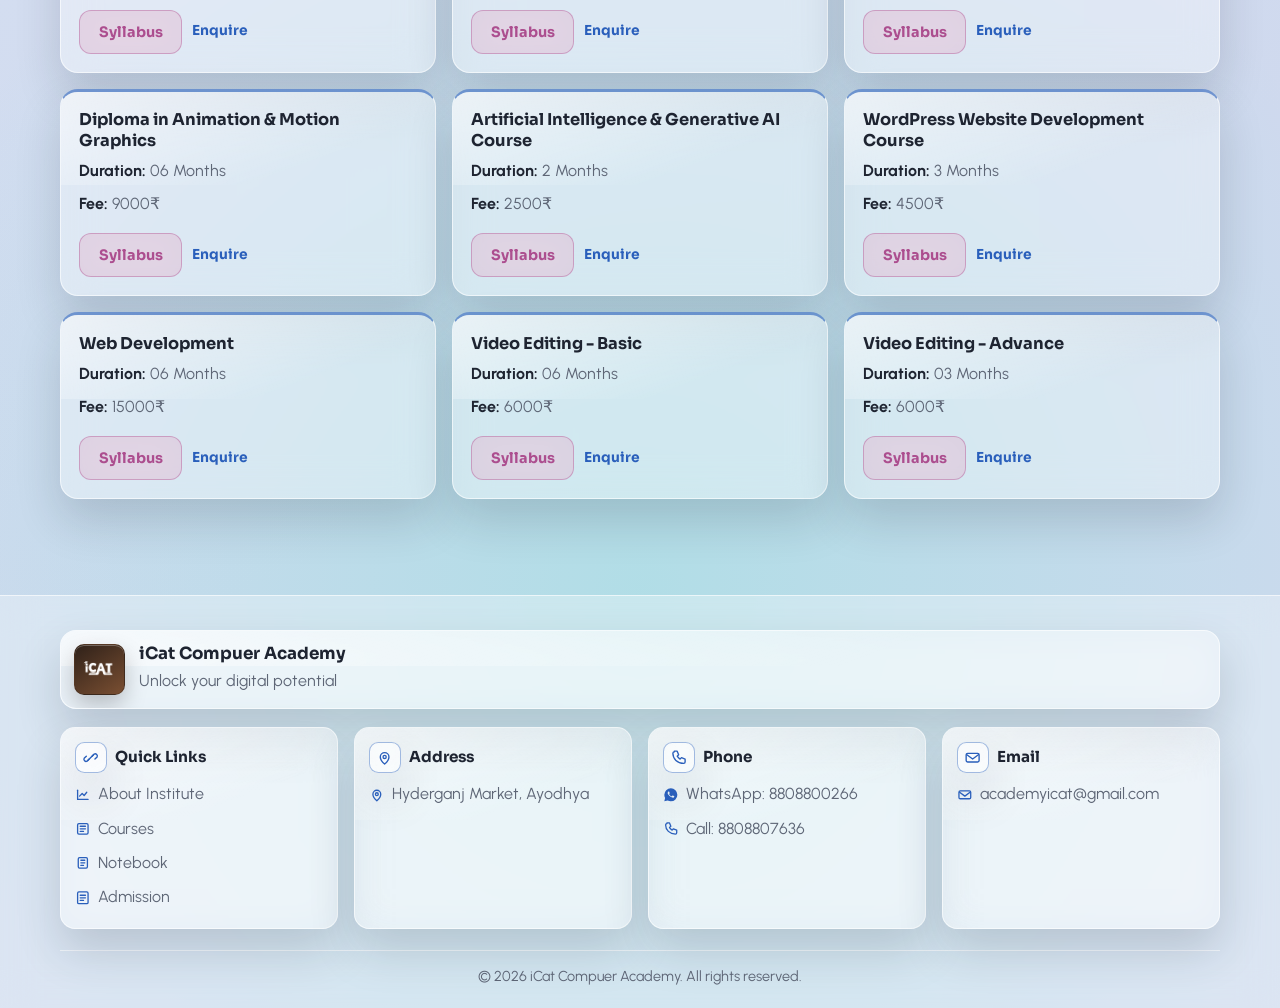
<file: courses.html>
<!DOCTYPE html>
<html lang="en">
<head>
  <meta charset="UTF-8" />
  <meta name="viewport" content="width=device-width, initial-scale=1.0" />
  <title>Courses | iCat Compuer Academy</title>
  <meta name="description" content="Explore course fees and syllabus details at iCat Compuer Academy." />
  <link rel="icon" type="image/png" href="assets/logo.png" />
  <link rel="preconnect" href="https://fonts.googleapis.com" />
  <link rel="preconnect" href="https://fonts.gstatic.com" crossorigin />
  <link href="https://fonts.googleapis.com/css2?family=Sora:wght@400;500;600;700;800&family=Urbanist:wght@400;500;600;700;800&display=swap" rel="stylesheet" />
  <link rel="stylesheet" href="css/style.css" />
  <script src="js/main.js" defer></script>
</head>
<body>
  <div id="site-header"></div>

  <main>
    <section class="page-banner">
      <div class="container">
        <h1>Our Courses</h1>
        <p>Explore complete course options with fee details and popup syllabus.</p>
      </div>
    </section>

    <section class="section">
      <div class="container">
        <div class="split-heading courses-intro">
          <div>
            <p class="eyebrow">Programs and Curriculum</p>
            <h2 class="icon-title">
              <span class="icon-badge icon-spin" aria-hidden="true">
                <svg viewBox="0 0 24 24">
                  <path d="M4 19V5"></path>
                  <path d="M4 19h16"></path>
                  <path d="m7 14 4-4 3 3 4-5"></path>
                </svg>
              </span>
              <span>Structured Courses for Skills, Career and Job Readiness</span>
            </h2>
          </div>
          <p class="split-copy">
            Use the Syllabus button on any card to view duration, examination pattern and
            complete topics in popup view.
          </p>
        </div>
        <div class="courses-filter" id="coursesFilter">
          <div class="courses-filter-grid">
            <label class="filter-field" for="courseSearchInput">
              <span>Search Course</span>
              <input type="search" id="courseSearchInput" placeholder="Search by course name or keyword" />
            </label>

            <label class="filter-field" for="courseDurationFilter">
              <span>Duration</span>
              <select id="courseDurationFilter">
                <option value="all">All Durations</option>
                <option value="2">2 Months</option>
                <option value="3">3 Months</option>
                <option value="6">6 Months</option>
                <option value="12">12 Months</option>
                <option value="15">15 Months</option>
                <option value="module">Module Based</option>
                <option value="contact">Contact Institute</option>
              </select>
            </label>

            <label class="filter-field" for="courseFeeFilter">
              <span>Fee Range</span>
              <select id="courseFeeFilter">
                <option value="all">All Fees</option>
                <option value="upto3000">Up to 3000&#8377;</option>
                <option value="3001to6000">3001&#8377; to 6000&#8377;</option>
                <option value="6001to10000">6001&#8377; to 10000&#8377;</option>
                <option value="10001plus">10001&#8377; and above</option>
                <option value="contact">Contact Institute</option>
              </select>
            </label>

            <label class="filter-field" for="courseSortFilter">
              <span>Sort By</span>
              <select id="courseSortFilter">
                <option value="default">Default Order</option>
                <option value="name-asc">Name (A to Z)</option>
                <option value="fee-asc">Fee (Low to High)</option>
                <option value="fee-desc">Fee (High to Low)</option>
                <option value="duration-asc">Duration (Short to Long)</option>
                <option value="duration-desc">Duration (Long to Short)</option>
              </select>
            </label>
          </div>
          <div class="courses-filter-meta">
            <p class="courses-filter-count" id="coursesFilterCount">Showing 0 courses</p>
            <button class="btn btn-secondary-outline" id="coursesFilterReset" type="button">Reset Filters</button>
          </div>
        </div>
        <div class="grid courses-grid">
          <article class="course-card">
            <h3>ADCA</h3>
            <p><strong>Duration:</strong> 12 Months</p>
            <p><strong>Fee:</strong> 6500&#8377;</p>
            <div class="course-actions">
              <button class="btn btn-secondary course-syllabus-btn" type="button" data-template="syllabus-adca">Syllabus</button>
              <a class="course-link course-enquire" href="admission.html">Enquire</a>
            </div>
          </article>

          <article class="course-card">
            <h3>DCA</h3>
            <p><strong>Duration:</strong> 06 Months</p>
            <p><strong>Fee:</strong> 3500&#8377;</p>
            <div class="course-actions">
              <button class="btn btn-secondary course-syllabus-btn" type="button" data-template="syllabus-dca">Syllabus</button>
              <a class="course-link course-enquire" href="admission.html">Enquire</a>
            </div>
          </article>

          <article class="course-card">
            <h3>ADFA</h3>
            <p><strong>Duration:</strong> 12 Months</p>
            <p><strong>Fee:</strong> 8500&#8377;</p>
            <div class="course-actions">
              <button class="btn btn-secondary course-syllabus-btn" type="button" data-template="syllabus-adfa">Syllabus</button>
              <a class="course-link course-enquire" href="admission.html">Enquire</a>
            </div>
          </article>

          <article class="course-card">
            <h3>DFA</h3>
            <p><strong>Duration:</strong> 06 Months</p>
            <p><strong>Fee:</strong> 4500&#8377;</p>
            <div class="course-actions">
              <button class="btn btn-secondary course-syllabus-btn" type="button" data-template="syllabus-dfa">Syllabus</button>
              <a class="course-link course-enquire" href="admission.html">Enquire</a>
            </div>
          </article>

          <article class="course-card">
            <h3>ADCA Plus</h3>
            <p><strong>Duration:</strong> 15 Months</p>
            <p><strong>Fee:</strong> 8500&#8377;</p>
            <div class="course-actions">
              <button class="btn btn-secondary course-syllabus-btn" type="button" data-template="syllabus-adca-plus">Syllabus</button>
              <a class="course-link course-enquire" href="admission.html">Enquire</a>
            </div>
          </article>

          <article class="course-card">
            <h3>Tally Prime</h3>
            <p><strong>Duration:</strong> 03 Months</p>
            <p><strong>Fee:</strong> 3500&#8377;</p>
            <div class="course-actions">
              <button class="btn btn-secondary course-syllabus-btn" type="button" data-template="syllabus-tally-prime">Syllabus</button>
              <a class="course-link course-enquire" href="admission.html">Enquire</a>
            </div>
          </article>

          <article class="course-card">
            <h3>CCC</h3>
            <p><strong>Duration:</strong> 03 Months</p>
            <p><strong>Fee:</strong> 2500&#8377;</p>
            <div class="course-actions">
              <button class="btn btn-secondary course-syllabus-btn" type="button" data-template="syllabus-ccc">Syllabus</button>
              <a class="course-link course-enquire" href="admission.html">Enquire</a>
            </div>
          </article>

          <article class="course-card">
            <h3>O-Level</h3>
            <p><strong>Duration:</strong> 1 Year</p>
            <p><strong>Fee:</strong> 15000&#8377;</p>
            <div class="course-actions">
              <button class="btn btn-secondary course-syllabus-btn" type="button" data-template="syllabus-o-level">Syllabus</button>
              <a class="course-link course-enquire" href="admission.html">Enquire</a>
            </div>
          </article>

          <article class="course-card">
            <h3>Python</h3>
            <p><strong>Duration:</strong> 03 Months</p>
            <p><strong>Fee:</strong> 3500&#8377;</p>
            <div class="course-actions">
              <button class="btn btn-secondary course-syllabus-btn" type="button" data-template="syllabus-python">Syllabus</button>
              <a class="course-link course-enquire" href="admission.html">Enquire</a>
            </div>
          </article>

          <article class="course-card">
            <h3>Advance Excel</h3>
            <p><strong>Duration:</strong> 3 Months</p>
            <p><strong>Fee:</strong> 3000&#8377;</p>
            <div class="course-actions">
              <button class="btn btn-secondary course-syllabus-btn" type="button" data-template="syllabus-advance-excel">Syllabus</button>
              <a class="course-link course-enquire" href="admission.html">Enquire</a>
            </div>
          </article>

          <article class="course-card">
            <h3>DTP</h3>
            <p><strong>Duration:</strong> 03 Months</p>
            <p><strong>Fee:</strong> 5000&#8377;</p>
            <div class="course-actions">
              <button class="btn btn-secondary course-syllabus-btn" type="button" data-template="syllabus-dtp">Syllabus</button>
              <a class="course-link course-enquire" href="admission.html">Enquire</a>
            </div>
          </article>

          <article class="course-card">
            <h3>Graphic Designing</h3>
            <p><strong>Duration:</strong> 06 Months</p>
            <p><strong>Fee:</strong> 8500&#8377;</p>
            <div class="course-actions">
              <button class="btn btn-secondary course-syllabus-btn" type="button" data-template="syllabus-graphic-designing">Syllabus</button>
              <a class="course-link course-enquire" href="admission.html">Enquire</a>
            </div>
          </article>

          <article class="course-card">
            <h3>Diploma in Animation &amp; Motion Graphics</h3>
            <p><strong>Duration:</strong> 06 Months</p>
            <p><strong>Fee:</strong> 9000&#8377;</p>
            <div class="course-actions">
              <button class="btn btn-secondary course-syllabus-btn" type="button" data-template="syllabus-animation-motion-graphics">Syllabus</button>
              <a class="course-link course-enquire" href="admission.html">Enquire</a>
            </div>
          </article>

          <article class="course-card">
            <h3>Artificial Intelligence &amp; Generative AI Course</h3>
            <p><strong>Duration:</strong> 2 Months</p>
            <p><strong>Fee:</strong> 2500&#8377;</p>
            <div class="course-actions">
              <button class="btn btn-secondary course-syllabus-btn" type="button" data-template="syllabus-artificial-intelligence-generative-ai">Syllabus</button>
              <a class="course-link course-enquire" href="admission.html">Enquire</a>
            </div>
          </article>

          <article class="course-card">
            <h3>WordPress Website Development Course</h3>
            <p><strong>Duration:</strong> 3 Months</p>
            <p><strong>Fee:</strong> 4500&#8377;</p>
            <div class="course-actions">
              <button class="btn btn-secondary course-syllabus-btn" type="button" data-template="syllabus-wordpress-website-development">Syllabus</button>
              <a class="course-link course-enquire" href="admission.html">Enquire</a>
            </div>
          </article>

          <article class="course-card">
            <h3>Web Development</h3>
            <p><strong>Duration:</strong> 06 Months</p>
            <p><strong>Fee:</strong> 15000&#8377;</p>
            <div class="course-actions">
              <button class="btn btn-secondary course-syllabus-btn" type="button" data-template="syllabus-web-development">Syllabus</button>
              <a class="course-link course-enquire" href="admission.html">Enquire</a>
            </div>
          </article>

          <article class="course-card">
            <h3>Video Editing - Basic</h3>
            <p><strong>Duration:</strong> 06 Months</p>
            <p><strong>Fee:</strong> 6000&#8377;</p>
            <div class="course-actions">
              <button class="btn btn-secondary course-syllabus-btn" type="button" data-template="syllabus-video-basic">Syllabus</button>
              <a class="course-link course-enquire" href="admission.html">Enquire</a>
            </div>
          </article>

          <article class="course-card">
            <h3>Video Editing - Advance</h3>
            <p><strong>Duration:</strong> 03 Months</p>
            <p><strong>Fee:</strong> 6000&#8377;</p>
            <div class="course-actions">
              <button class="btn btn-secondary course-syllabus-btn" type="button" data-template="syllabus-video-advance">Syllabus</button>
              <a class="course-link course-enquire" href="admission.html">Enquire</a>
            </div>
          </article>
        </div>
        <p class="courses-no-result" id="coursesNoResult" hidden>No courses match your current search or filters.</p>
      </div>
    </section>

    <div class="course-modal" id="courseModal" aria-hidden="true">
      <div class="course-modal-dialog" role="dialog" aria-modal="true" aria-labelledby="courseModalTitle">
        <button class="course-modal-close" id="courseModalClose" aria-label="Close syllabus popup">x</button>
        <h2 id="courseModalTitle">Course Syllabus</h2>
        <div class="course-modal-body" id="courseModalBody"></div>
      </div>
    </div>

    <div class="course-modal quick-enquiry-modal" id="courseEnquiryModal" aria-hidden="true">
      <div class="course-modal-dialog quick-enquiry-dialog" role="dialog" aria-modal="true" aria-labelledby="courseEnquiryTitle">
        <button class="course-modal-close" id="courseEnquiryClose" aria-label="Close course enquiry form">x</button>
        <h2 id="courseEnquiryTitle">Course Enquiry</h2>
        <p class="quick-enquiry-copy">Fill details and continue to WhatsApp with your selected course.</p>
        <form id="courseEnquiryForm" class="enquiry-form" novalidate>
          <div class="form-field">
            <label for="courseEnqFullName">Full Name</label>
            <input type="text" id="courseEnqFullName" name="courseEnqFullName" placeholder="Enter your full name" required />
          </div>

          <div class="form-field">
            <label for="courseEnqMobile">Mobile Number</label>
            <input type="tel" id="courseEnqMobile" name="courseEnqMobile" placeholder="10-digit mobile number" required />
          </div>

          <div class="form-field">
            <label for="courseEnqEmail">Email</label>
            <input type="email" id="courseEnqEmail" name="courseEnqEmail" placeholder="Enter your email" required />
          </div>

          <div class="form-field">
            <label for="courseEnqInterested">Course Interested</label>
            <select id="courseEnqInterested" name="courseEnqInterested" required>
              <option value="">Select a course</option>
              <option>ADCA</option>
              <option>DCA</option>
              <option>ADFA</option>
              <option>DFA</option>
              <option>ADCA Plus</option>
              <option>Tally Prime</option>
              <option>CCC</option>
              <option>O-Level</option>
              <option>Python</option>
              <option>Advance Excel</option>
              <option>DTP</option>
              <option>Graphic Designing</option>
              <option>Diploma in Animation &amp; Motion Graphics</option>
              <option>Artificial Intelligence &amp; Generative AI Course</option>
              <option>WordPress Website Development Course</option>
              <option>Video Editing - Basic</option>
              <option>Video Editing - Advance</option>
              <option>Web Development</option>
            </select>
          </div>

          <div class="form-field">
            <label for="courseEnqMessage">Message</label>
            <textarea id="courseEnqMessage" name="courseEnqMessage" rows="4" placeholder="Tell us about your learning goal"></textarea>
          </div>

          <button type="submit" class="btn btn-primary">Send Enquiry on WhatsApp</button>
          <p id="courseEnqStatus" class="form-status" aria-live="polite"></p>
        </form>
      </div>
    </div>

    <section hidden>
      <template id="syllabus-adca" data-title="ADCA - Advance Diploma in Computer Applications">
        <p class="syllabus-meta">Duration: 12 Months | Fee: 6500&#8377;</p>
        <h4>Examination</h4>
        <ul class="syllabus-points">
          <li>Self Center</li>
          <li>2 Times Exam (Each Semester 6 Months)</li>
          <li>Practical Exam</li>
          <li>Project Work</li>
        </ul>
        <h4>Syllabus</h4>
        <ul class="syllabus-points">
          <li>Computer Fundamental</li>
          <li>Introduction to OS</li>
          <li>Notepad</li>
          <li>Word pad</li>
          <li>MS Paint</li>
          <li>DOS</li>
          <li>Microsoft Word</li>
          <li>Microsoft Excel</li>
          <li>Microsoft PowerPoint</li>
          <li>Microsoft Access</li>
          <li>HTML and CSS</li>
          <li>Photoshop and Basic Multimedia and CorelDraw</li>
          <li>English and Hindi Typing</li>
          <li>Tally Prime</li>
          <li>Internet</li>
          <li>DFS, Installation, Basic Troubleshooting</li>
        </ul>
      </template>

      <template id="syllabus-dca" data-title="DCA - Diploma in Computer Applications">
        <p class="syllabus-meta">Duration: 06 Months | Fee: 3500&#8377;</p>
        <h4>Examination</h4>
        <ul class="syllabus-points">
          <li>Self Center</li>
          <li>Theory Exam</li>
          <li>Practical Exam</li>
          <li>Project Work</li>
        </ul>
        <h4>Syllabus</h4>
        <ul class="syllabus-points">
          <li>Computer Fundamental</li>
          <li>Introduction to OS</li>
          <li>Notepad</li>
          <li>WordPad</li>
          <li>Paint</li>
          <li>DOS</li>
          <li>Microsoft Word</li>
          <li>Microsoft Excel</li>
          <li>Microsoft PowerPoint</li>
          <li>Microsoft Access</li>
          <li>Basics of Internet</li>
        </ul>
      </template>

      <template id="syllabus-adfa" data-title="ADFA - Advance Diploma in Financial Accounting">
        <p class="syllabus-meta">Duration: 12 Months | Fee: 8500&#8377;</p>
        <h4>Examination</h4>
        <ul class="syllabus-points">
          <li>Self Center</li>
          <li>Theory Exam</li>
          <li>Practical Exam</li>
          <li>Project Work</li>
        </ul>
        <h4>Syllabus</h4>
        <ul class="syllabus-points">
          <li>Computer Fundamental</li>
          <li>Introduction to OS</li>
          <li>Notepad</li>
          <li>Word pad</li>
          <li>MS Paint</li>
          <li>DOS</li>
          <li>MS Word</li>
          <li>MS Excel</li>
          <li>MS PowerPoint</li>
          <li>Tally Prime</li>
          <li>Introduction to Future Skill</li>
          <li>Introduction to Cyber Security</li>
          <li>HTML</li>
          <li>CSS</li>
          <li>JavaScript</li>
          <li>Python</li>
        </ul>
      </template>

      <template id="syllabus-dfa" data-title="DFA - Diploma in Financial Accounting">
        <p class="syllabus-meta">Duration: 06 Months | Fee: 4500&#8377;</p>
        <h4>Examination</h4>
        <ul class="syllabus-points">
          <li>Self Center</li>
          <li>Theory Exam</li>
          <li>Practical Exam</li>
          <li>Project Work</li>
        </ul>
        <h4>Syllabus</h4>
        <ul class="syllabus-points">
          <li>Computer Fundamental</li>
          <li>Introduction to OS</li>
          <li>Notepad</li>
          <li>Word pad</li>
          <li>Paint brush</li>
          <li>DOS</li>
          <li>MS Word</li>
          <li>MS Excel</li>
          <li>MS PowerPoint</li>
          <li>Tally Prime</li>
          <li>Internet</li>
        </ul>
      </template>

      <template id="syllabus-adca-plus" data-title="ADCA Plus - Advance Diploma in Computer Application Plus">
        <p class="syllabus-meta">Duration: 15 Months | Fee: 8500&#8377;</p>
        <h4>Examination</h4>
        <ul class="syllabus-points">
          <li>Self Center</li>
          <li>Theory Exam</li>
          <li>Practical Exam</li>
          <li>Project Work</li>
        </ul>
        <h4>Syllabus</h4>
        <ul class="syllabus-points">
          <li>Computer Fundamental</li>
          <li>Introduction to OS</li>
          <li>Notepad</li>
          <li>Word pad</li>
          <li>Paint brush</li>
          <li>DOS</li>
          <li>Microsoft Word</li>
          <li>Microsoft Excel</li>
          <li>Microsoft PowerPoint</li>
          <li>MS Access</li>
          <li>Hindi Typing</li>
          <li>Tally Prime</li>
          <li>Internet</li>
          <li>DFS</li>
          <li>Installation</li>
          <li>Basic Troubleshooting</li>
          <li>Photoshop</li>
          <li>CorelDraw</li>
          <li>Indesign</li>
          <li>HTML</li>
          <li>CSS</li>
          <li>CSS Frameworks</li>
          <li>JavaScript</li>
          <li>Angular</li>
          <li>Introduction to Python</li>
          <li>Introduction to Future Skill</li>
          <li>Introduction to Cyber Security</li>
          <li>Introduction to Artificial Intelligence</li>
        </ul>
      </template>

      <template id="syllabus-tally-prime" data-title="Tally Prime - Digital Accounting">
        <p class="syllabus-meta">Duration: 03 Months | Fee: 3500&#8377;</p>
        <h4>Examination</h4>
        <ul class="syllabus-points">
          <li>Self Center</li>
          <li>Theory Exam</li>
          <li>Practical Exam</li>
        </ul>
        <h4>Syllabus</h4>
        <ul class="syllabus-points">
          <li>Introduction of Accounting</li>
          <li>Golden Rules of Accounting</li>
          <li>Ledgers</li>
          <li>Vouchers</li>
          <li>Journal Entries</li>
          <li>Inventory Management</li>
          <li>GST</li>
          <li>TDS</li>
          <li>TCS</li>
          <li>Job Costing</li>
          <li>Payroll</li>
          <li>Reports</li>
          <li>Bank Reconciliation etc.</li>
        </ul>
      </template>

      <template id="syllabus-ccc" data-title="CCC - Course on Computer Concepts">
        <p class="syllabus-meta">Duration: 03 Months | Fee: 2500&#8377;</p>
        <h4>Examination</h4>
        <ul class="syllabus-points">
          <li>Center - Sultanpur, Ayodhya (Own Choice, Many Centers)</li>
          <li>Theory Exam</li>
        </ul>
        <h4>Syllabus</h4>
        <ul class="syllabus-points">
          <li>Introduction to Computer</li>
          <li>Introduction to Operating System</li>
          <li>Word Processing</li>
          <li>Spread Sheet</li>
          <li>Presentation</li>
          <li>Introduction of Internet, WWW and Web Browsers</li>
          <li>E-mail, Social Networking and e-Governance Services</li>
          <li>Digital Financial Tools Application</li>
          <li>Overview of FutureSkills and CyberSecurity</li>
        </ul>
        <p class="syllabus-note"><strong>Note:</strong> To qualify, 50% marks required.</p>
      </template>

      <template id="syllabus-o-level" data-title="O-Level - National Institute of Electronics and Information Technology">
        <p class="syllabus-meta">Duration: 1 Year | Fee: 15000&#8377;</p>
        <p class="syllabus-note"><strong>Examination Center:</strong> Ayodhya, Lucknow</p>
        <h4>Examination</h4>
        <ul class="syllabus-points">
          <li>Theory Exam</li>
          <li>Practical Exam</li>
          <li>Project</li>
        </ul>
        <h4>Syllabus</h4>
        <ul class="syllabus-points">
          <li>IT Tools and Basics of Networks (M1-R5)</li>
          <li>Web Designing and Publishing (M2-R5)</li>
          <li>Programming and Problem Solving through Python (M3-R5)</li>
          <li>Internet of Things and its Applications (M4-R5)</li>
          <li>Practical based on M1-R5, M2-R5, M3-R5, M4-R5 (PR1-R5)</li>
          <li>Project (PJ1-R5)</li>
        </ul>
        <p class="syllabus-note"><strong>Note:</strong> Each module me 50% marks compulsory.</p>
      </template>

      <template id="syllabus-python" data-title="Python - Programming Language">
        <p class="syllabus-meta">Duration: 03 Months | Fee: 3500&#8377;</p>
        <h4>Examination</h4>
        <ul class="syllabus-points">
          <li>Self Center</li>
          <li>Theory Exam</li>
          <li>Practical Exam</li>
          <li>Project Work</li>
        </ul>
        <h4>Syllabus</h4>
        <ul class="syllabus-points">
          <li>Introduction to Programming</li>
          <li>Algorithms and Flowcharts</li>
          <li>Introduction to Python</li>
          <li>Operators</li>
          <li>Expressions</li>
          <li>Python Statements</li>
          <li>Sequence Data Types</li>
          <li>Functions</li>
          <li>File Processing</li>
          <li>Scope and Modules</li>
          <li>NumPy Basics</li>
          <li>Assignment</li>
        </ul>
      </template>

      <template id="syllabus-advance-excel" data-title="Advance Excel">
        <p class="syllabus-meta">Duration: 3 Months | Fee: 3000&#8377;</p>
        <h4>Syllabus</h4>
        <ul class="syllabus-points">
          <li>Advanced Formulas and Functions</li>
          <li>Logical, Text and Date Functions</li>
          <li>Lookup Functions (VLOOKUP, HLOOKUP, XLOOKUP)</li>
          <li>Pivot Table and Pivot Chart</li>
          <li>Data Analysis and Data Cleaning</li>
          <li>Conditional Formatting (Advanced)</li>
          <li>Data Validation and Drop-down List</li>
          <li>Charts and Advanced Graphs</li>
          <li>What-If Analysis (Goal Seek, Scenario, Data Table)</li>
          <li>Power Query (Basic)</li>
          <li>Dashboard and Report Creation</li>
          <li>Macros and VBA (Introduction)</li>
        </ul>
      </template>

      <template id="syllabus-dtp" data-title="DTP - Desktop Publishing">
        <p class="syllabus-meta">Duration: 03 Months | Fee: 5000&#8377;</p>
        <h4>Examination</h4>
        <ul class="syllabus-points">
          <li>Self Center</li>
          <li>Theory Exam</li>
          <li>Practical Exam</li>
          <li>Project Work</li>
        </ul>
        <h4>Syllabus</h4>
        <ul class="syllabus-points">
          <li>Introduction to Desktop Publishing</li>
          <li>Fundamentals of Design</li>
          <li>Color Theory</li>
          <li>Typography</li>
          <li>Introduction to Graphic</li>
          <li>HyperMedia</li>
          <li>Logo Design</li>
          <li>Banner Design</li>
          <li>Pamphlet Design</li>
          <li>Book Cover Design</li>
          <li>Adobe Photoshop</li>
          <li>CorelDraw</li>
        </ul>
      </template>

      <template id="syllabus-graphic-designing" data-title="Graphic Designing - Creativity">
        <p class="syllabus-meta">Duration: 06 Months | Fee: 8500&#8377;</p>
        <h4>Examination</h4>
        <ul class="syllabus-points">
          <li>Self Center</li>
          <li>Theory Exam</li>
          <li>Practical Exam</li>
          <li>Project Work</li>
        </ul>
        <h4>Syllabus</h4>
        <ul class="syllabus-points">
          <li>Introduction to Graphics Designing</li>
          <li>Concept of Design</li>
          <li>Color Theory</li>
          <li>Typography</li>
          <li>Introduction to Multimedia</li>
          <li>Advance Photoshop</li>
          <li>Corel Draw</li>
          <li>Indesign</li>
          <li>Newspaper Layout with Hindi and English Typing</li>
          <li>Banner Design</li>
          <li>Adobe Illustrator</li>
          <li>Logo Design</li>
          <li>Product Package Design</li>
          <li>Image Manipulation</li>
          <li>2D Character</li>
          <li>2D Scenes Design</li>
        </ul>
      </template>

      <template id="syllabus-animation-motion-graphics" data-title="Diploma in Animation &amp; Motion Graphics">
        <p class="syllabus-meta">Duration: 06 Months | Fee: 9000&#8377;</p>
        <h4>Syllabus</h4>
        <ul class="syllabus-points">
          <li>Introduction to After Effects</li>
          <li>Layers &amp; Timeline</li>
          <li>Keyframe Animation</li>
          <li>Text Animation</li>
          <li>Shape &amp; Object Animation</li>
          <li>Masking &amp; Rotoscoping</li>
          <li>Effects &amp; Presets</li>
          <li>Motion Graphics Basics</li>
          <li>Green Screen (Chroma Key)</li>
          <li>3D Layers &amp; Camera (Basic)</li>
          <li>Audio &amp; Video Sync</li>
          <li>Render &amp; Export</li>
        </ul>
      </template>

      <template id="syllabus-artificial-intelligence-generative-ai" data-title="Artificial Intelligence &amp; Generative AI Course">
        <p class="syllabus-meta">Duration: 2 Months | Fee: 2500&#8377;</p>
        <h4>Syllabus</h4>
        <ul class="syllabus-points">
          <li>Introduction to Artificial Intelligence</li>
          <li>Basics of Machine Learning</li>
          <li>Introduction to Generative AI</li>
          <li>Prompt Engineering Fundamentals</li>
          <li>Text Generation (AI Text Creation)</li>
          <li>Image Generation (AI Image Creation)</li>
          <li>Audio Generation (AI Voice, Music, Sound)</li>
          <li>Video Generation (AI Video Creation)</li>
          <li>Code Generation using AI</li>
          <li>Multimodal AI (Text + Image + Audio + Video + Code)</li>
          <li>AI Tools and Real-world Applications</li>
          <li>Ethics, Safety and Responsible Use of AI</li>
        </ul>
      </template>

      <template id="syllabus-wordpress-website-development" data-title="WordPress Website Development Course">
        <p class="syllabus-meta">Duration: 3 Months | Fee: 4500&#8377;</p>
        <h4>Syllabus</h4>
        <ul class="syllabus-points">
          <li>Introduction to WordPress</li>
          <li>Domain and Hosting Setup</li>
          <li>WordPress Installation and Dashboard</li>
          <li>Themes Installation and Customization</li>
          <li>Pages, Posts and Media Management</li>
          <li>Menus and Widgets</li>
          <li>Plugins Installation and Configuration</li>
          <li>Contact Forms and Basic SEO Setup</li>
          <li>Website Security and Backup</li>
          <li>Speed Optimization (Basic)</li>
          <li>E-commerce Website using WooCommerce</li>
          <li>Website Launch and Maintenance</li>
        </ul>
      </template>

      <template id="syllabus-web-development" data-title="Web Development">
        <p class="syllabus-meta">Duration: 06 Months | Fee: 15000&#8377;</p>
        <h4>Examination</h4>
        <ul class="syllabus-points">
          <li>Self Center</li>
          <li>Theory Exam</li>
          <li>Practical Exam</li>
          <li>Project Work</li>
        </ul>
        <h4>Syllabus</h4>
        <ul class="syllabus-points">
          <li>Introduction to Web Development</li>
          <li>Introduction to Programming Language</li>
          <li>Introduction to HTML, CSS, JavaScript</li>
          <li>HTML and Editors</li>
          <li>CSS</li>
          <li>CSS Frameworks</li>
          <li>JavaScript</li>
          <li>AngularJS</li>
          <li>Projects and Assignments</li>
        </ul>
      </template>

      <template id="syllabus-video-basic" data-title="Video Editing - Basic">
        <p class="syllabus-meta">Duration: 06 Months | Fee: 6000&#8377;</p>
        <h4>Examination</h4>
        <ul class="syllabus-points">
          <li>Self Center</li>
          <li>Theory Exam</li>
          <li>Practical Exam</li>
          <li>Project Work</li>
        </ul>
        <h4>Syllabus</h4>
        <ul class="syllabus-points">
          <li>Introduction to Multimedia</li>
          <li>Color Theory</li>
          <li>Typography</li>
          <li>Video Editing with Filmora X</li>
          <li>Camera Angles</li>
          <li>Manage Multiple Tracks</li>
          <li>Color Correction and Color Grading</li>
          <li>Effects and Transitions</li>
          <li>Process of Film Step Exporting</li>
        </ul>
      </template>

      <template id="syllabus-video-advance" data-title="Video Editing - Advance">
        <p class="syllabus-meta">Duration: 03 Months | Fee: 6000&#8377;</p>
        <h4>Examination</h4>
        <ul class="syllabus-points">
          <li>Self Center</li>
          <li>Theory Exam</li>
          <li>Practical Exam</li>
          <li>Project Work</li>
        </ul>
        <h4>Syllabus</h4>
        <ul class="syllabus-points">
          <li>Introduction to Multimedia</li>
          <li>Color Theory</li>
          <li>Typography</li>
          <li>Visualization Concept and Phenomena</li>
          <li>Basic Steps for Creative Visualization</li>
          <li>Camera Angles</li>
          <li>Audio Editing using Forge</li>
          <li>Video Editing using Adobe Premiere Pro</li>
          <li>Product Ads Creation</li>
          <li>Sequencing and Multi-Track Management</li>
          <li>Color Correction and Color Grading</li>
          <li>Effects and Transitions</li>
          <li>Process of Film Step Exporting</li>
        </ul>
      </template>
    </section>
  </main>

  <div id="site-footer"></div>
</body>
</html>
</file>
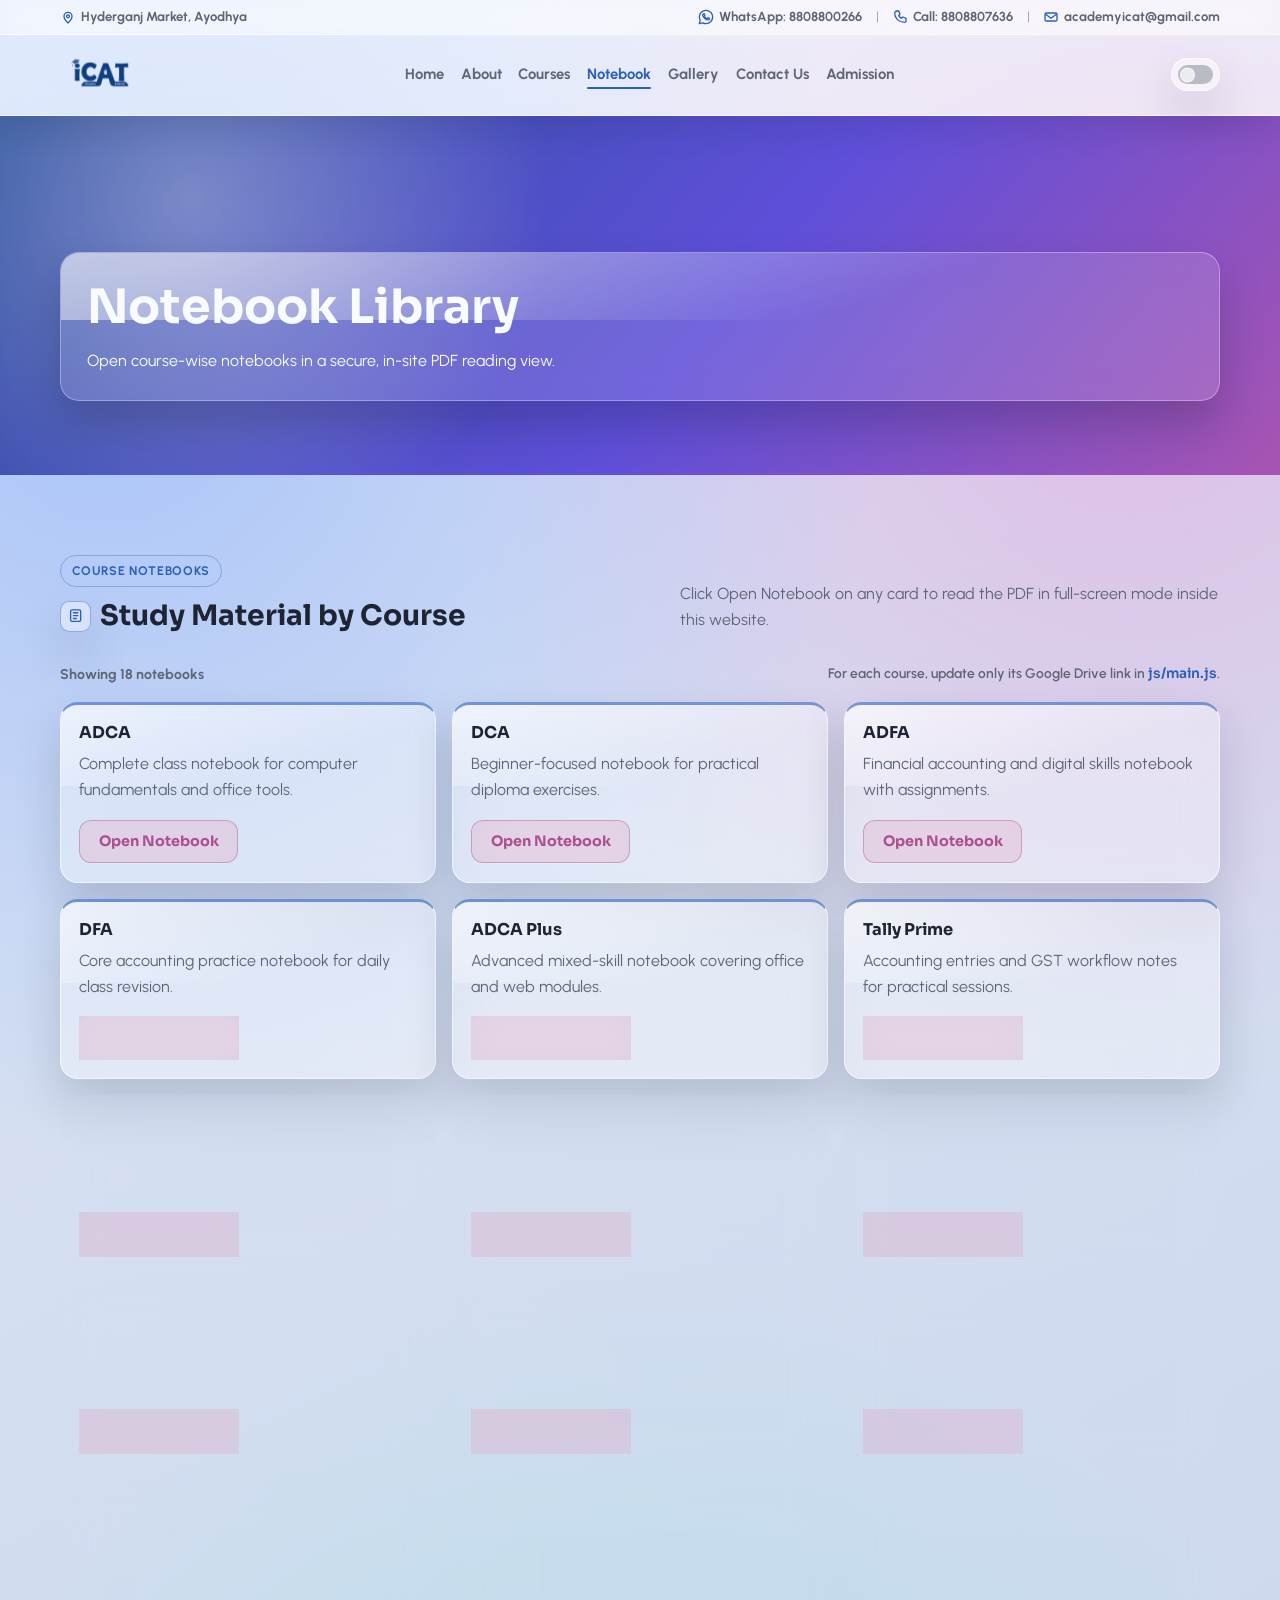
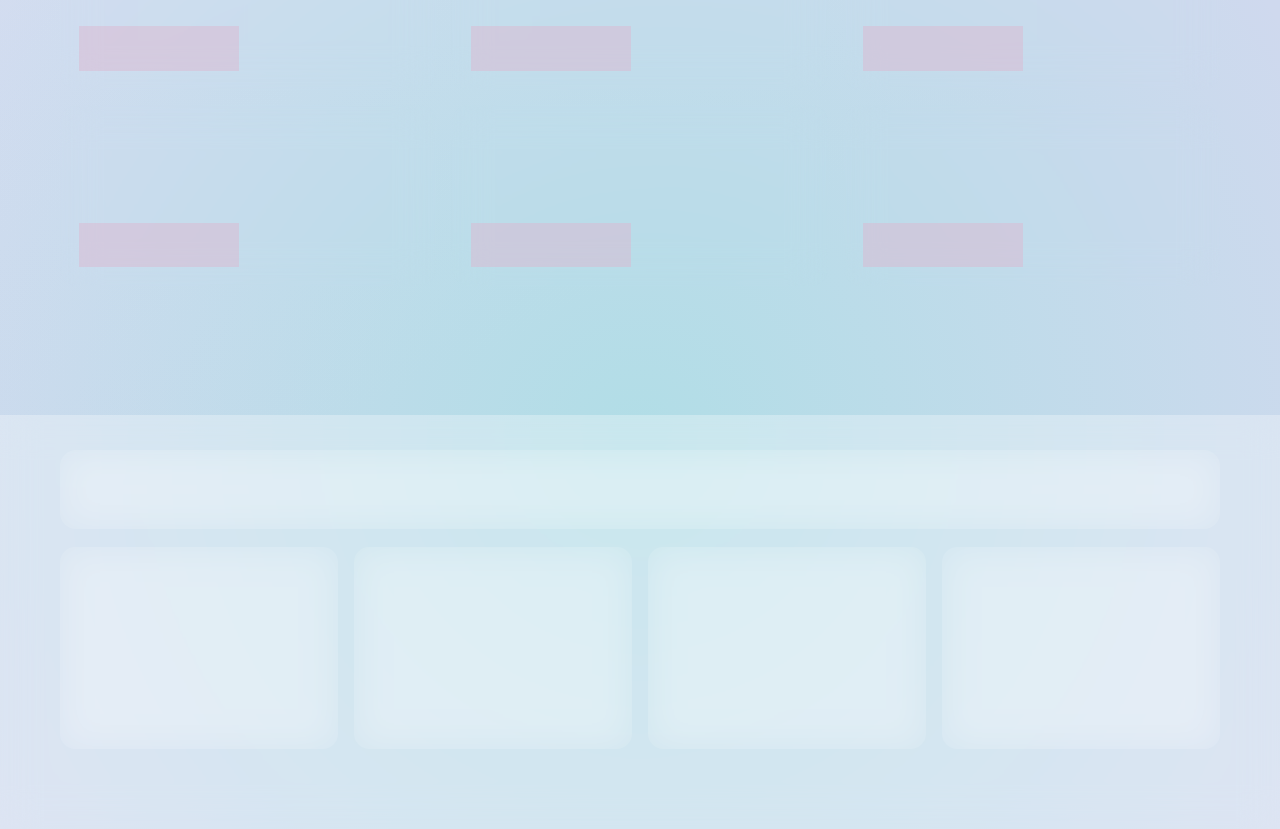
<file: notebook.html>
<!DOCTYPE html>
<html lang="en">
<head>
  <meta charset="UTF-8" />
  <meta name="viewport" content="width=device-width, initial-scale=1.0" />
  <title>Notebook | iCat Compuer Academy</title>
  <meta name="description" content="Course-wise notebooks for iCat Compuer Academy with in-site PDF viewer." />
  <link rel="icon" type="image/png" href="assets/logo.png" />
  <link rel="preconnect" href="https://fonts.googleapis.com" />
  <link rel="preconnect" href="https://fonts.gstatic.com" crossorigin />
  <link href="https://fonts.googleapis.com/css2?family=Sora:wght@400;500;600;700;800&family=Urbanist:wght@400;500;600;700;800&display=swap" rel="stylesheet" />
  <link rel="stylesheet" href="css/style.css" />
  <script src="js/main.js" defer></script>
</head>
<body>
  <div id="site-header"></div>

  <main>
    <section class="page-banner">
      <div class="container">
        <h1>Notebook Library</h1>
        <p>Open course-wise notebooks in a secure, in-site PDF reading view.</p>
      </div>
    </section>

    <section class="section">
      <div class="container split-heading">
        <div>
          <p class="eyebrow">Course Notebooks</p>
          <h2 class="icon-title">
            <span class="icon-badge icon-float" aria-hidden="true">
              <svg viewBox="0 0 24 24">
                <path d="M7 4h10a2 2 0 0 1 2 2v12a2 2 0 0 1-2 2H7a2 2 0 0 1-2-2V6a2 2 0 0 1 2-2Z"></path>
                <path d="M9 8h6"></path>
                <path d="M9 12h6"></path>
                <path d="M9 16h4"></path>
              </svg>
            </span>
            <span>Study Material by Course</span>
          </h2>
        </div>
        <p class="split-copy">
          Click Open Notebook on any card to read the PDF in full-screen mode inside this website.
        </p>
      </div>

      <div class="container notebook-meta">
        <p class="courses-filter-count" id="notebookCount">Showing 0 notebooks</p>
        <p class="notebook-meta-copy">For each course, update only its Google Drive link in <code>js/main.js</code>.</p>
      </div>

      <div class="container">
        <div class="grid courses-grid notebook-grid" id="notebookGrid"></div>
        <p id="notebookStatus" class="notebook-status" aria-live="polite"></p>
      </div>
    </section>

    <div class="notebook-viewer" id="notebookViewer" aria-hidden="true">
      <div class="notebook-viewer-shell" role="dialog" aria-modal="true" aria-labelledby="notebookViewerTitle">
        <header class="notebook-viewer-header">
          <h2 id="notebookViewerTitle">Course Notebook</h2>
          <div class="notebook-viewer-actions">
            <button class="btn btn-secondary-outline" id="notebookViewerBack" type="button">Back to Notebooks</button>
            <button class="notebook-viewer-close" id="notebookViewerClose" type="button" aria-label="Close notebook viewer">x</button>
          </div>
        </header>

        <div class="notebook-viewer-frame-wrap">
          <iframe
            id="notebookFrame"
            class="notebook-viewer-frame"
            src="about:blank"
            title="Notebook PDF Viewer"
            loading="lazy"
            sandbox="allow-scripts allow-same-origin"
            referrerpolicy="strict-origin-when-cross-origin">
          </iframe>
        </div>

        <p class="notebook-viewer-note">
          View-only mode is enabled. For strongest protection, disable download/print in your Google Drive file sharing settings.
        </p>
      </div>
    </div>
  </main>

  <div id="site-footer"></div>
</body>
</html>
</file>
<file: css/style.css>
:root {
  --bg: #dce6f5;
  --bg-alt: #cfd9ee;
  --surface: #ffffff;
  --surface-soft: #f2f6fd;
  --text: #1e2431;
  --muted: #5e6676;
  --primary: #2a5fbb;
  --primary-strong: #244d9a;
  --accent: #ac4e8f;
  --accent-soft: #fbe7f4;
  --border: rgba(255, 255, 255, 0.5);
  --shadow: 0 20px 46px rgba(30, 36, 49, 0.11);
  --glass-bg: rgba(255, 255, 255, 0.36);
  --glass-bg-strong: rgba(255, 255, 255, 0.5);
  --glass-border: rgba(255, 255, 255, 0.62);
  --glass-highlight: rgba(255, 255, 255, 0.72);
  --glass-shadow: 0 22px 46px rgba(17, 26, 42, 0.16);
  --glass-blur: 18px;
}

[data-theme="dark"] {
  --bg: #0d1422;
  --bg-alt: #121a2d;
  --surface: #1a2438;
  --surface-soft: #202e45;
  --text: #e9f0f7;
  --muted: #a6b4c5;
  --primary: #73a8ff;
  --primary-strong: #9fc4ff;
  --accent: #ea82d1;
  --accent-soft: #362545;
  --border: rgba(151, 183, 220, 0.25);
  --shadow: 0 24px 52px rgba(0, 0, 0, 0.35);
  --glass-bg: rgba(21, 34, 52, 0.42);
  --glass-bg-strong: rgba(21, 34, 52, 0.58);
  --glass-border: rgba(160, 195, 235, 0.25);
  --glass-highlight: rgba(255, 255, 255, 0.22);
  --glass-shadow: 0 24px 52px rgba(0, 0, 0, 0.42);
  --glass-blur: 16px;
}

* {
  box-sizing: border-box;
}

html {
  scroll-behavior: smooth;
}

@media (prefers-reduced-motion: reduce) {
  html {
    scroll-behavior: auto;
  }
}

body {
  margin: 0;
  font-family: "Urbanist", sans-serif;
  color: var(--text);
  background:
    radial-gradient(circle at 8% 15%, rgba(122, 165, 255, 0.5), transparent 33%),
    radial-gradient(circle at 88% 14%, rgba(236, 132, 210, 0.38), transparent 30%),
    radial-gradient(circle at 50% 84%, rgba(97, 233, 210, 0.27), transparent 36%),
    linear-gradient(155deg, var(--bg), var(--bg-alt) 72%);
  line-height: 1.65;
}

body,
body * {
  user-select: none;
  -webkit-user-select: none;
}

input,
textarea,
select,
option {
  user-select: text;
  -webkit-user-select: text;
}

#cursorTrailCanvas {
  position: fixed;
  inset: 0;
  width: 100vw;
  height: 100vh;
  pointer-events: none;
  z-index: 9998;
}

h1,
h2,
h3,
h4 {
  margin: 0;
  font-family: "Sora", sans-serif;
  line-height: 1.24;
}

p {
  margin: 0;
}

img {
  max-width: 100%;
  display: block;
}

a {
  color: inherit;
  text-decoration: none;
}

.container {
  width: min(1160px, 92vw);
  margin-inline: auto;
}

.section {
  padding: 5rem 0;
}

.section-alt {
  background: linear-gradient(180deg, color-mix(in srgb, var(--glass-bg) 70%, transparent), transparent);
}

.eyebrow {
  display: inline-block;
  margin-bottom: 0.7rem;
  padding: 0.32rem 0.68rem;
  border: 1px solid color-mix(in srgb, var(--primary) 36%, transparent);
  border-radius: 999px;
  color: var(--primary);
  font-size: 0.78rem;
  font-weight: 700;
  letter-spacing: 0.05em;
  text-transform: uppercase;
}

.section-heading {
  margin-bottom: 2rem;
  text-align: center;
}

.section-heading h2 {
  font-size: clamp(1.45rem, 2vw, 2.15rem);
}

.section-heading .icon-title {
  justify-content: center;
}

.section-heading p {
  margin-top: 0.65rem;
  color: var(--muted);
}

.split-heading {
  display: grid;
  grid-template-columns: 1.05fr 0.95fr;
  gap: 1.5rem;
  align-items: end;
  margin-bottom: 1.8rem;
}

.split-heading h2 {
  font-size: clamp(1.45rem, 2.2vw, 2.25rem);
}

.split-copy {
  color: var(--muted);
  max-width: 62ch;
}

.split-copy-wrap {
  display: grid;
  gap: 0.72rem;
  justify-items: start;
}

.section-link-btn {
  white-space: nowrap;
}

.icon-title {
  display: flex;
  align-items: center;
  gap: 0.55rem;
}

.icon-title > span:last-child {
  display: inline-block;
}

.icon-badge {
  width: 1.95rem;
  height: 1.95rem;
  border-radius: 0.58rem;
  border: 1px solid color-mix(in srgb, var(--primary) 42%, transparent);
  background: color-mix(in srgb, var(--glass-bg-strong) 90%, transparent);
  color: var(--primary);
  display: inline-grid;
  place-items: center;
  flex-shrink: 0;
  backdrop-filter: blur(var(--glass-blur));
  -webkit-backdrop-filter: blur(var(--glass-blur));
  box-shadow: var(--glass-shadow);
}

.icon-badge svg {
  width: 1.08rem;
  height: 1.08rem;
  fill: none;
  stroke: currentColor;
  stroke-width: 1.9;
  stroke-linecap: round;
  stroke-linejoin: round;
}

.icon-float {
  animation: icon-float 2.9s ease-in-out infinite;
}

.icon-pulse {
  animation: icon-pulse 2.2s ease-in-out infinite;
}

.icon-soft-pulse {
  animation: icon-soft-pulse 2s ease-in-out infinite;
}

.icon-whatsapp {
  animation: none;
}

.icon-whatsapp svg,
.footer-link-icon.whatsapp-icon svg {
  fill: currentColor;
  stroke: none;
}

.icon-spin {
  animation: icon-spin 6s linear infinite;
}

.icon-pop {
  animation: icon-pop 1.9s ease-in-out infinite;
}

@keyframes icon-float {
  0%,
  100% {
    transform: translateY(0);
  }
  50% {
    transform: translateY(-3px);
  }
}

@keyframes icon-pulse {
  0%,
  100% {
    box-shadow: var(--glass-shadow);
    transform: scale(1);
  }
  50% {
    box-shadow: 0 0 0 7px color-mix(in srgb, var(--primary) 14%, transparent), var(--glass-shadow);
    transform: scale(1.03);
  }
}

@keyframes icon-soft-pulse {
  0%,
  100% {
    transform: scale(1);
  }
  50% {
    transform: scale(1.05);
  }
}

@keyframes icon-whatsapp {
  0%,
  100% {
    transform: translateY(0) scale(1);
  }
  50% {
    transform: translateY(-1px) scale(1.04);
  }
}

@keyframes icon-spin {
  from {
    transform: rotate(0deg);
  }
  to {
    transform: rotate(360deg);
  }
}

@keyframes icon-pop {
  0%,
  100% {
    transform: scale(1);
  }
  50% {
    transform: scale(1.1);
  }
}

.grid {
  display: grid;
  gap: 1rem;
}

.grid-2 {
  grid-template-columns: repeat(2, minmax(0, 1fr));
}

.grid-4 {
  grid-template-columns: repeat(4, minmax(0, 1fr));
}

.grid-3 {
  grid-template-columns: repeat(3, minmax(0, 1fr));
}

.page-banner {
  padding: 8.5rem 0 4.6rem;
  color: #f8fcff;
  background:
    radial-gradient(circle at 15% 24%, rgba(255, 255, 255, 0.33), transparent 32%),
    linear-gradient(130deg, #2a4f9c, #5f4fd9 56%, #c456a2 118%);
}

.page-banner .container {
  border: 1px solid rgba(255, 255, 255, 0.32);
  background: rgba(255, 255, 255, 0.13);
  backdrop-filter: blur(14px);
  -webkit-backdrop-filter: blur(14px);
  border-radius: 1.2rem;
  box-shadow: 0 24px 44px rgba(15, 18, 35, 0.22);
  padding: clamp(1.15rem, 2vw, 1.75rem);
}

.page-banner h1 {
  font-size: clamp(2rem, 3.7vw, 3rem);
}

.page-banner p {
  margin-top: 0.7rem;
  max-width: 700px;
}

/* Header */
#site-header {
  position: sticky;
  position: -webkit-sticky;
  top: 0;
  z-index: 1100;
}

.site-header {
  position: relative;
  z-index: 1;
  border-bottom: 1px solid var(--glass-border);
  backdrop-filter: blur(var(--glass-blur));
  -webkit-backdrop-filter: blur(var(--glass-blur));
  background: var(--glass-bg-strong);
  box-shadow: 0 12px 30px rgba(19, 24, 40, 0.12);
}

.header-strip {
  border-bottom: 1px solid var(--glass-border);
  background: color-mix(in srgb, var(--glass-bg) 92%, transparent);
  backdrop-filter: blur(var(--glass-blur));
  -webkit-backdrop-filter: blur(var(--glass-blur));
}

.strip-inner {
  min-height: 2.1rem;
  display: flex;
  align-items: center;
  justify-content: space-between;
  gap: 1rem;
  font-size: 0.82rem;
  color: var(--muted);
}

.strip-address {
  font-weight: 700;
}

.strip-item {
  display: inline-flex;
  align-items: center;
  gap: 0.34rem;
}

.strip-links {
  display: flex;
  align-items: center;
  gap: 0.95rem;
}

.strip-links .strip-item {
  position: relative;
  font-weight: 700;
}

.strip-links .strip-item + .strip-item {
  padding-left: 0.9rem;
}

.strip-links .strip-item + .strip-item::before {
  content: "";
  position: absolute;
  left: 0;
  top: 50%;
  width: 1px;
  height: 0.7rem;
  background: color-mix(in srgb, var(--muted) 55%, transparent);
  transform: translateY(-50%);
}

.strip-icon {
  width: 1rem;
  height: 1rem;
  color: var(--primary);
  display: inline-grid;
  place-items: center;
  flex-shrink: 0;
}

.strip-icon svg {
  width: 1rem;
  height: 1rem;
  fill: none;
  stroke: currentColor;
  stroke-width: 2;
  stroke-linecap: round;
  stroke-linejoin: round;
}

.strip-links a:hover {
  color: var(--primary);
}

.nav-wrap {
  min-height: 5rem;
  display: flex;
  align-items: center;
  justify-content: space-between;
  gap: 1rem;
  position: relative;
}

.logo {
  display: inline-flex;
  align-items: center;
  gap: 0;
  min-width: 0;
  flex-shrink: 0;
  overflow: visible;
}

.logo-img {
  width: clamp(3.45rem, 5.9vw, 4.2rem);
  height: clamp(3.45rem, 5.9vw, 4.2rem);
  object-fit: contain;
  padding: 0;
  border-radius: 0.55rem;
  border: 0;
  background: transparent;
  box-shadow: none;
  transform: scale(1.28);
  transform-origin: left center;
}

:root:not([data-theme="dark"]) .logo-img {
  filter: brightness(0) saturate(100%) invert(20%) sepia(72%) saturate(1535%) hue-rotate(196deg) brightness(88%) contrast(101%);
}

.logo-text {
  display: inline-flex;
  flex-direction: column;
  gap: 0.12rem;
}

.logo-title {
  font-size: clamp(1.04rem, 1.42vw, 1.22rem);
  font-weight: 900;
  color: var(--primary);
  letter-spacing: 0.01em;
}

.logo-subtitle {
  font-size: 0.74rem;
  color: var(--muted);
  font-weight: 700;
}

.nav-menu {
  display: flex;
  align-items: center;
  gap: 1.05rem;
  margin: 0;
  padding: 0;
  list-style: none;
}

.nav-link {
  position: relative;
  color: var(--muted);
  font-weight: 700;
  font-size: 0.93rem;
  transition: color 0.2s ease;
}

.nav-link::after {
  content: "";
  position: absolute;
  left: 0;
  right: 0;
  bottom: -0.35rem;
  height: 2px;
  border-radius: 999px;
  background: var(--primary);
  transform: scaleX(0);
  transform-origin: center;
  transition: transform 0.2s ease;
}

.nav-link:hover,
.nav-link.active {
  color: var(--primary);
}

.nav-link:hover::after,
.nav-link.active::after {
  transform: scaleX(1);
}

.nav-controls {
  display: inline-flex;
  align-items: center;
  gap: 0.55rem;
}

.mode-switch {
  border: 1px solid var(--glass-border);
  background: var(--glass-bg);
  color: var(--text);
  border-radius: 999px;
  width: 3.05rem;
  height: 2.08rem;
  padding: 0.2rem;
  display: inline-flex;
  align-items: center;
  justify-content: center;
  cursor: pointer;
  transition: transform 0.2s ease, background-color 0.2s ease;
  backdrop-filter: blur(var(--glass-blur));
  -webkit-backdrop-filter: blur(var(--glass-blur));
  box-shadow: var(--glass-shadow);
}

.mode-switch:hover {
  transform: translateY(-1px);
}

.mode-switch-track {
  width: 2.2rem;
  height: 1.2rem;
  border-radius: 999px;
  background: color-mix(in srgb, var(--muted) 40%, transparent);
  position: relative;
}

.mode-switch-thumb {
  width: 0.95rem;
  height: 0.95rem;
  border-radius: 50%;
  background: var(--glass-highlight);
  border: 1px solid var(--glass-border);
  position: absolute;
  top: 50%;
  left: 0.12rem;
  transform: translateY(-50%);
  transition: left 0.2s ease, background-color 0.2s ease;
}

.mode-switch.is-dark .mode-switch-track {
  background: color-mix(in srgb, var(--primary) 55%, var(--surface));
}

.mode-switch.is-dark .mode-switch-thumb {
  left: 1.08rem;
  background: var(--primary);
  border-color: color-mix(in srgb, var(--primary) 68%, transparent);
}

.nav-toggle {
  display: none;
  width: 2.5rem;
  height: 2.5rem;
  border: 1px solid var(--glass-border);
  background: var(--glass-bg);
  border-radius: 0.6rem;
  color: var(--text);
  font-size: 1.24rem;
  cursor: pointer;
  backdrop-filter: blur(var(--glass-blur));
  -webkit-backdrop-filter: blur(var(--glass-blur));
  box-shadow: var(--glass-shadow);
}

.back-to-top {
  position: fixed;
  right: 1.5rem;
  bottom: 1.5rem;
  width: 2.9rem;
  height: 2.9rem;
  border-radius: 50%;
  border: 1px solid var(--glass-border);
  background: var(--glass-bg);
  color: var(--text);
  display: inline-flex;
  align-items: center;
  justify-content: center;
  box-shadow: var(--glass-shadow);
  cursor: pointer;
  opacity: 0;
  transform: translateY(12px);
  pointer-events: none;
  transition: opacity 0.2s ease, transform 0.2s ease, background-color 0.2s ease;
  backdrop-filter: blur(var(--glass-blur));
  -webkit-backdrop-filter: blur(var(--glass-blur));
  z-index: 9999;
}

.back-to-top svg {
  width: 1.1rem;
  height: 1.1rem;
  fill: none;
  stroke: currentColor;
  stroke-width: 2;
  stroke-linecap: round;
  stroke-linejoin: round;
}

.back-to-top.show {
  opacity: 1;
  transform: translateY(0);
  pointer-events: auto;
}

.back-to-top:hover {
  background: var(--surface);
  transform: translateY(-2px);
}

@media (max-width: 640px) {
  .back-to-top {
    right: 1rem;
    bottom: 1rem;
  }
}

@media (prefers-reduced-motion: reduce) {
  .back-to-top {
    transition: none;
  }
}

/* Buttons */
.btn {
  display: inline-flex;
  align-items: center;
  justify-content: center;
  border-radius: 0.75rem;
  padding: 0.74rem 1.16rem;
  font-family: "Sora", sans-serif;
  font-weight: 700;
  font-size: 0.9rem;
  border: 0;
  cursor: pointer;
  transition: transform 0.2s ease, box-shadow 0.2s ease, background-color 0.2s ease;
}

.btn:hover {
  transform: translateY(-2px);
  box-shadow: 0 14px 24px rgba(0, 0, 0, 0.13);
}

.btn-primary {
  background:
    linear-gradient(140deg, color-mix(in srgb, var(--primary) 90%, white), color-mix(in srgb, var(--primary-strong) 88%, black));
  border: 1px solid color-mix(in srgb, var(--glass-highlight) 55%, transparent);
  color: #fff;
  backdrop-filter: blur(var(--glass-blur));
  -webkit-backdrop-filter: blur(var(--glass-blur));
}

.btn-secondary {
  background: color-mix(in srgb, var(--accent) 20%, var(--glass-bg));
  border: 1px solid color-mix(in srgb, var(--accent) 40%, transparent);
  color: var(--accent);
  backdrop-filter: blur(var(--glass-blur));
  -webkit-backdrop-filter: blur(var(--glass-blur));
}

.btn-secondary-outline {
  border: 1px solid color-mix(in srgb, var(--primary) 38%, transparent);
  background: color-mix(in srgb, var(--primary) 15%, var(--glass-bg));
  color: var(--primary);
  backdrop-filter: blur(var(--glass-blur));
  -webkit-backdrop-filter: blur(var(--glass-blur));
}

/* Hero */
.hero {
  padding: 0;
}

.hero-grid {
  min-height: clamp(520px, 78vh, 760px);
  display: flex;
  align-items: flex-start;
  padding-top: clamp(2rem, 6vh, 4.8rem);
  padding-bottom: 1.4rem;
}

.hero-content {
  background: var(--glass-bg-strong);
  border: 1px solid var(--glass-border);
  border-radius: 1.3rem;
  box-shadow: var(--glass-shadow);
  backdrop-filter: blur(var(--glass-blur));
  -webkit-backdrop-filter: blur(var(--glass-blur));
  padding: clamp(1.4rem, 2vw, 2rem);
  text-align: center;
}

.home-hero {
  background:
    linear-gradient(96deg, rgba(6, 14, 28, 0.84) 0%, rgba(6, 14, 28, 0.62) 36%, rgba(6, 14, 28, 0.24) 66%, rgba(6, 14, 28, 0.38) 100%),
    url("../assets/hero-desktop.webp");
  background-repeat: no-repeat;
  background-position: 58% 76%;
  background-size: cover;
}

.hero-content-overlay {
  max-width: min(760px, 100%);
  margin-right: auto;
  text-align: left;
  background: transparent;
  border: 0;
  box-shadow: none;
  backdrop-filter: none;
  -webkit-backdrop-filter: none;
}

.hero-content-overlay h1,
.hero-content-overlay .hero-lead,
.hero-content-overlay p,
.hero-content-overlay strong {
  color: #f7fbff;
  text-shadow: 0 10px 32px rgba(0, 0, 0, 0.52);
}

.hero-content-overlay .eyebrow {
  color: #ffffff;
  border-color: rgba(255, 255, 255, 0.6);
  background: rgba(10, 22, 43, 0.32);
}

.hero-content-overlay::before {
  display: none;
}

.hero-content-overlay .hero-lead {
  margin-inline: 0;
}

.home-hero .btn-primary {
  box-shadow: 0 14px 26px rgba(8, 16, 30, 0.35);
}

.home-hero .btn-secondary-outline {
  color: #ffffff;
  border-color: rgba(255, 255, 255, 0.68);
  background: rgba(255, 255, 255, 0.13);
}

.home-hero .btn-secondary-outline:hover {
  color: #ffffff;
  border-color: rgba(255, 255, 255, 0.9);
  background: rgba(255, 255, 255, 0.2);
}

.hero-content h1 {
  font-size: clamp(2.1rem, 4.1vw, 3.35rem);
  margin-bottom: 0.75rem;
}

.hero-lead {
  color: var(--muted);
  font-size: 1.04rem;
  max-width: 60ch;
  margin-inline: auto;
}

.hero-actions {
  display: flex;
  flex-wrap: wrap;
  gap: 0.65rem;
  margin-top: 1.3rem;
  justify-content: flex-start;
}


.hero-panel {
  display: grid;
  gap: 1rem;
}

.hero-image-card {
  padding: 0.45rem;
  overflow: hidden;
}

.hero-image {
  width: 100%;
  min-height: 360px;
  border-radius: 1rem;
  object-fit: cover;
}

.hero-card {
  border: 1px solid var(--glass-border);
  background: var(--glass-bg);
  border-radius: 1.3rem;
  box-shadow: var(--glass-shadow);
  backdrop-filter: blur(var(--glass-blur));
  -webkit-backdrop-filter: blur(var(--glass-blur));
  padding: 1.45rem;
}

.hero-card h2 {
  font-size: 1.2rem;
  margin-bottom: 0.75rem;
}

.hero-card ul {
  margin: 0;
  padding-left: 1.1rem;
  color: var(--muted);
}

.hero-card li + li {
  margin-top: 0.52rem;
}

.stat-grid {
  display: grid;
  grid-template-columns: repeat(3, minmax(0, 1fr));
  gap: 0.7rem;
}

.stat-card {
  padding: 0.95rem 0.78rem;
  border: 1px solid var(--glass-border);
  background: var(--glass-bg);
  border-radius: 1rem;
  text-align: center;
  backdrop-filter: blur(var(--glass-blur));
  -webkit-backdrop-filter: blur(var(--glass-blur));
  box-shadow: var(--glass-shadow);
  transition: transform 0.2s ease, box-shadow 0.2s ease;
}

.stat-card h3 {
  font-size: 1.07rem;
  color: var(--primary);
}

.stat-card p {
  margin-top: 0.22rem;
  color: var(--muted);
  font-weight: 600;
  font-size: 0.82rem;
}

.stat-card:hover {
  transform: translateY(-3px);
  box-shadow: 0 18px 36px rgba(12, 20, 34, 0.18);
}

.quick-highlights .stat-card h3 {
  font-size: clamp(1.2rem, 2vw, 1.55rem);
}

.popular-courses-section .course-card {
  border-top: 3px solid color-mix(in srgb, var(--primary) 52%, transparent);
}

.popular-courses-section .course-card h3 {
  font-size: 1.05rem;
}

.popular-courses-section .course-actions .btn {
  font-size: 0.85rem;
}

.about-enquiry-layout {
  display: grid;
  grid-template-columns: 1fr 1fr;
  gap: 1rem;
  align-items: start;
}

.home-about-card h2 {
  margin-bottom: 0.75rem;
  font-size: clamp(1.35rem, 2.2vw, 1.95rem);
}

.home-about-copy + .home-about-copy {
  margin-top: 0.72rem;
}

.section-bottom-action {
  margin-top: 1.15rem;
  display: flex;
  justify-content: center;
}

.quick-highlights {
  position: relative;
}

.quick-highlights::after {
  content: "";
  position: absolute;
  inset: auto 0 0 0;
  height: 1px;
  background: linear-gradient(90deg, transparent, color-mix(in srgb, var(--primary) 30%, transparent), transparent);
}

.testimonials-section .testimonial-card {
  border-top: 3px solid color-mix(in srgb, var(--accent) 55%, transparent);
}

/* Cards */
.feature-card,
.info-card,
.about-card,
.contact-card,
.course-card,
.enquiry-form,
.map-wrap {
  background: var(--glass-bg);
  border: 1px solid var(--glass-border);
  border-radius: 1.12rem;
  box-shadow: var(--glass-shadow);
  backdrop-filter: blur(var(--glass-blur));
  -webkit-backdrop-filter: blur(var(--glass-blur));
}

.hero-content,
.hero-card,
.stat-card,
.feature-card,
.info-card,
.about-card,
.contact-card,
.course-card,
.enquiry-form,
.map-wrap,
.course-modal-dialog,
.footer-brand,
.footer-card,
.page-banner .container {
  position: relative;
  overflow: hidden;
}

.hero-content::before,
.hero-card::before,
.stat-card::before,
.feature-card::before,
.info-card::before,
.about-card::before,
.contact-card::before,
.course-card::before,
.enquiry-form::before,
.map-wrap::before,
.course-modal-dialog::before,
.footer-brand::before,
.footer-card::before,
.page-banner .container::before {
  content: "";
  position: absolute;
  inset: 0 auto auto 0;
  width: 100%;
  height: 46%;
  background: linear-gradient(160deg, color-mix(in srgb, var(--glass-highlight) 78%, transparent), transparent 70%);
  pointer-events: none;
}

.hero-content > *,
.hero-card > *,
.stat-card > *,
.feature-card > *,
.info-card > *,
.about-card > *,
.contact-card > *,
.course-card > *,
.enquiry-form > *,
.map-wrap > *,
.course-modal-dialog > *,
.footer-brand > *,
.footer-card > *,
.page-banner .container > * {
  position: relative;
  z-index: 1;
}

.feature-card,
.info-card,
.about-card,
.contact-card,
.course-card {
  padding: 1.15rem;
  transition: transform 0.22s ease, box-shadow 0.22s ease;
}

.feature-card:hover,
.info-card:hover,
.course-card:hover {
  transform: translateY(-4px);
}

.feature-card h3,
.info-card h3,
.course-card h3 {
  font-size: 1.02rem;
  margin-bottom: 0.45rem;
}

.feature-card p,
.info-card p,
.course-card p,
.about-card p,
.contact-card p {
  color: var(--muted);
}

.highlight-slab .feature-card {
  border-top: 3px solid color-mix(in srgb, var(--accent) 55%, transparent);
}

.why-layout {
  display: grid;
  grid-template-columns: 0.93fr 1.07fr;
  gap: 1rem;
}

.testimonials-section {
  padding-top: 3.2rem;
}

.testimonials-grid {
  align-items: stretch;
}

.testimonial-card {
  border-top: 3px solid color-mix(in srgb, var(--primary) 52%, transparent);
}

.testimonial-quote {
  margin-top: 0.65rem;
  color: var(--muted);
  font-weight: 600;
}

.emphasis-card {
  background: var(--glass-bg-strong);
}

.emphasis-card h3 {
  margin-bottom: 0.68rem;
}

.cta-section {
  padding-top: 1.2rem;
}

.cta-panel {
  border: 1px solid var(--glass-border);
  border-radius: 1.2rem;
  box-shadow: var(--glass-shadow);
  background:
    radial-gradient(circle at 88% 8%, color-mix(in srgb, var(--accent) 45%, transparent), transparent 36%),
    linear-gradient(145deg, color-mix(in srgb, var(--primary) 28%, var(--glass-bg-strong)), color-mix(in srgb, var(--accent) 20%, var(--glass-bg)));
  color: var(--text);
  padding: 1.5rem;
  display: flex;
  align-items: center;
  justify-content: space-between;
  gap: 1rem;
  backdrop-filter: blur(var(--glass-blur));
  -webkit-backdrop-filter: blur(var(--glass-blur));
}

.cta-panel h2 {
  font-size: clamp(1.4rem, 2vw, 2rem);
}

.cta-panel p {
  margin-top: 0.4rem;
  max-width: 56ch;
}

/* About */
.about-layout {
  display: grid;
  grid-template-columns: 1.05fr 0.95fr;
  gap: 1rem;
}

.about-main h2,
.mission-card h2 {
  margin-bottom: 0.7rem;
  font-size: clamp(1.35rem, 2.1vw, 1.9rem);
}

.about-main p + p,
.mission-card p + p {
  margin-top: 0.7rem;
}

.mission-card {
  background: var(--glass-bg-strong);
}

.bullet-list {
  margin: 0.8rem 0 0;
  padding-left: 1.1rem;
  color: var(--muted);
}

.bullet-list li + li {
  margin-top: 0.38rem;
}

.about-badges {
  margin-top: 0.9rem;
  display: flex;
  flex-wrap: wrap;
  gap: 0.45rem;
}

.about-badges span {
  padding: 0.28rem 0.62rem;
  border-radius: 999px;
  border: 1px solid color-mix(in srgb, var(--primary) 35%, transparent);
  background: color-mix(in srgb, var(--glass-bg-strong) 92%, transparent);
  color: var(--primary);
  font-size: 0.76rem;
  font-weight: 700;
}

.about-impact {
  padding-top: 3.2rem;
}

.metric-card {
  text-align: center;
}

.metric-card h3 {
  font-size: clamp(1.25rem, 2vw, 1.9rem);
  color: var(--primary);
  margin-bottom: 0.2rem;
}

.path-grid,
.process-grid {
  align-items: stretch;
}

.path-card,
.process-card {
  border-top: 3px solid color-mix(in srgb, var(--accent) 58%, transparent);
}

.path-step {
  display: inline-block;
  margin-bottom: 0.62rem;
  padding: 0.2rem 0.56rem;
  border-radius: 999px;
  border: 1px solid color-mix(in srgb, var(--primary) 40%, transparent);
  background: color-mix(in srgb, var(--glass-bg-strong) 92%, transparent);
  color: var(--primary);
  font-size: 0.74rem;
  font-weight: 800;
  letter-spacing: 0.02em;
  text-transform: uppercase;
}

.about-value-layout {
  display: grid;
  grid-template-columns: 1.02fr 0.98fr;
  gap: 1rem;
}

.about-value-card h3,
.about-faq-card h3 {
  margin-bottom: 0.72rem;
}

.about-checklist {
  margin: 0;
  padding-left: 1.08rem;
  color: var(--muted);
}

.about-checklist li + li {
  margin-top: 0.42rem;
}

.faq-list {
  display: grid;
  gap: 0.6rem;
}

.faq-item {
  border: 1px solid var(--glass-border);
  border-radius: 0.8rem;
  background: color-mix(in srgb, var(--glass-bg) 96%, transparent);
  padding: 0.68rem 0.8rem;
}

.faq-item summary {
  cursor: pointer;
  font-weight: 700;
  color: var(--text);
}

.faq-item p {
  margin-top: 0.45rem;
  color: var(--muted);
}

.cta-actions {
  display: flex;
  flex-wrap: wrap;
  gap: 0.58rem;
}

/* Courses */
.courses-intro {
  margin-bottom: 1.7rem;
}

.courses-filter {
  border: 1px solid var(--glass-border);
  border-radius: 1rem;
  background: var(--glass-bg);
  box-shadow: var(--glass-shadow);
  backdrop-filter: blur(var(--glass-blur));
  -webkit-backdrop-filter: blur(var(--glass-blur));
  padding: 1rem;
  margin-bottom: 1rem;
}

.courses-filter-grid {
  display: grid;
  grid-template-columns: repeat(4, minmax(0, 1fr));
  gap: 0.72rem;
}

.filter-field {
  display: grid;
  gap: 0.35rem;
}

.filter-field span {
  font-size: 0.78rem;
  font-weight: 700;
  color: var(--muted);
}

.filter-field input,
.filter-field select {
  width: 100%;
  border: 1px solid var(--glass-border);
  border-radius: 0.64rem;
  background: color-mix(in srgb, var(--glass-bg) 95%, transparent);
  color: var(--text);
  font: inherit;
  padding: 0.62rem 0.72rem;
  backdrop-filter: blur(var(--glass-blur));
  -webkit-backdrop-filter: blur(var(--glass-blur));
}

.filter-field input:focus,
.filter-field select:focus {
  outline: none;
  border-color: var(--primary);
  box-shadow: 0 0 0 3px color-mix(in srgb, var(--primary) 23%, transparent);
}

.courses-filter-meta {
  margin-top: 0.82rem;
  display: flex;
  align-items: center;
  justify-content: space-between;
  gap: 0.6rem;
}

.courses-filter-count {
  color: var(--muted);
  font-weight: 700;
  font-size: 0.88rem;
}

.courses-no-result {
  margin-top: 1rem;
  border: 1px dashed color-mix(in srgb, var(--primary) 35%, transparent);
  border-radius: 0.8rem;
  padding: 0.9rem;
  color: var(--muted);
  font-weight: 700;
  text-align: center;
  background: color-mix(in srgb, var(--glass-bg) 90%, transparent);
}

.courses-grid {
  grid-template-columns: repeat(3, minmax(0, 1fr));
}

.course-card {
  border-top: 3px solid color-mix(in srgb, var(--primary) 60%, transparent);
}

.course-card p + p {
  margin-top: 0.4rem;
}

.course-card strong {
  color: var(--text);
}

.course-actions {
  display: flex;
  flex-wrap: wrap;
  align-items: center;
  gap: 0.6rem;
  margin-top: 1rem;
}

.course-syllabus-btn {
  margin-top: 0;
}

.course-link {
  color: var(--primary);
  font-family: "Sora", sans-serif;
  font-size: 0.86rem;
  font-weight: 700;
}

.course-link:hover {
  color: var(--primary-strong);
}

.notebook-meta {
  margin-bottom: 1rem;
  display: flex;
  align-items: center;
  justify-content: space-between;
  gap: 0.8rem;
}

.notebook-meta-copy {
  color: var(--muted);
  font-size: 0.86rem;
  font-weight: 600;
}

.notebook-meta-copy code {
  font-family: "Sora", sans-serif;
  color: var(--primary);
}

.notebook-card p {
  color: var(--muted);
}

.notebook-open-btn {
  margin-top: 0;
}

.notebook-status {
  margin-top: 0.9rem;
  min-height: 1.2rem;
  color: var(--muted);
  font-weight: 700;
}

.notebook-status.error {
  color: #cb3f3f;
}

.notebook-viewer {
  position: fixed;
  inset: 0;
  display: none;
  z-index: 2600;
  background: rgba(7, 12, 20, 0.64);
  backdrop-filter: blur(10px);
  -webkit-backdrop-filter: blur(10px);
}

.notebook-viewer.show {
  display: block;
}

.notebook-viewer-shell {
  width: 100vw;
  height: 100vh;
  display: flex;
  flex-direction: column;
  background: color-mix(in srgb, var(--glass-bg-strong) 96%, transparent);
}

.notebook-viewer-header {
  padding: 0.95rem 1rem;
  border-bottom: 1px solid var(--glass-border);
  display: flex;
  align-items: center;
  justify-content: space-between;
  gap: 0.8rem;
}

.notebook-viewer-header h2 {
  font-size: clamp(1.05rem, 1.8vw, 1.45rem);
}

.notebook-viewer-actions {
  display: flex;
  align-items: center;
  gap: 0.5rem;
}

.notebook-viewer-close {
  width: 2rem;
  height: 2rem;
  border: 1px solid var(--glass-border);
  border-radius: 999px;
  background: var(--glass-bg);
  color: var(--text);
  font-weight: 700;
  cursor: pointer;
}

.notebook-viewer-frame-wrap {
  flex: 1;
  min-height: 0;
  padding: 0.8rem;
}

.notebook-viewer-frame {
  width: 100%;
  height: 100%;
  border: 1px solid var(--glass-border);
  border-radius: 0.95rem;
  background: #fff;
}

.notebook-viewer-note {
  margin: 0;
  padding: 0 1rem 0.8rem;
  color: var(--muted);
  font-size: 0.76rem;
  font-weight: 600;
}

.course-modal {
  position: fixed;
  inset: 0;
  display: none;
  align-items: center;
  justify-content: center;
  background: rgba(8, 14, 22, 0.5);
  z-index: 2300;
  padding: 1rem;
  backdrop-filter: blur(12px);
  -webkit-backdrop-filter: blur(12px);
}

.course-modal.show {
  display: flex;
}

.course-modal-dialog {
  position: relative;
  width: min(930px, 96vw);
  max-height: 90vh;
  overflow: auto;
  border: 1px solid var(--glass-border);
  border-radius: 1rem;
  background: var(--glass-bg-strong);
  box-shadow: var(--glass-shadow);
  padding: 1.25rem;
  backdrop-filter: blur(var(--glass-blur));
  -webkit-backdrop-filter: blur(var(--glass-blur));
}

.course-modal-close {
  position: absolute;
  top: 0.74rem;
  right: 0.74rem;
  width: 2rem;
  height: 2rem;
  border: 1px solid var(--glass-border);
  border-radius: 999px;
  background: var(--glass-bg);
  color: var(--text);
  font-weight: 700;
  cursor: pointer;
  backdrop-filter: blur(var(--glass-blur));
  -webkit-backdrop-filter: blur(var(--glass-blur));
}

.course-modal-dialog h2 {
  margin-right: 2rem;
  font-size: clamp(1.25rem, 2.2vw, 1.75rem);
}

.quick-enquiry-dialog {
  width: min(640px, 96vw);
}

.quick-enquiry-copy {
  margin-top: 0.55rem;
  margin-bottom: 0.85rem;
  color: var(--muted);
}

.quick-enquiry-dialog .enquiry-form {
  padding: 1.1rem;
}

.quick-enquiry-dialog .btn {
  width: 100%;
}

.course-modal-body h4 {
  margin-top: 1rem;
  margin-bottom: 0.45rem;
}

.syllabus-meta {
  margin-top: 0.7rem;
  color: var(--muted);
  font-weight: 700;
}

.syllabus-points {
  margin: 0;
  padding-left: 1.2rem;
  color: var(--muted);
}

.syllabus-points li + li {
  margin-top: 0.28rem;
}

.syllabus-note {
  margin-top: 0.76rem;
  color: var(--muted);
}

/* Gallery */
.gallery-grid {
  display: grid;
}

.gallery-mosaic {
  grid-template-columns: repeat(4, minmax(0, 1fr));
  grid-auto-rows: 170px;
  gap: 0.85rem;
}

.gallery-item {
  width: 100%;
  height: 100%;
  object-fit: cover;
  border-radius: 0.85rem;
  border: 1px solid var(--glass-border);
  box-shadow: var(--glass-shadow);
  cursor: pointer;
  transition: transform 0.2s ease;
}

.gallery-item:hover {
  transform: translateY(-3px);
}

.gallery-item.wide {
  grid-column: span 2;
}

.gallery-item.tall {
  grid-row: span 2;
}

.lightbox {
  position: fixed;
  inset: 0;
  display: none;
  align-items: center;
  justify-content: center;
  background: rgba(4, 10, 16, 0.56);
  z-index: 2400;
  padding: 1.2rem;
  backdrop-filter: blur(12px);
  -webkit-backdrop-filter: blur(12px);
}

.lightbox.show {
  display: flex;
}

.lightbox img {
  max-width: min(1040px, 96vw);
  max-height: 88vh;
  border: 2px solid rgba(255, 255, 255, 0.2);
  border-radius: 1rem;
}

.lightbox-close {
  position: absolute;
  top: 1rem;
  right: 1rem;
  width: 2.5rem;
  height: 2.5rem;
  border: 0;
  border-radius: 999px;
  border: 1px solid var(--glass-border);
  background: var(--glass-bg-strong);
  color: #1a2531;
  font-size: 1.55rem;
  cursor: pointer;
  backdrop-filter: blur(var(--glass-blur));
  -webkit-backdrop-filter: blur(var(--glass-blur));
}

/* Contact */
.contact-layout {
  display: grid;
  grid-template-columns: 0.96fr 1.04fr;
  gap: 1rem;
}

.contact-card h2 {
  font-size: clamp(1.3rem, 2vw, 1.8rem);
}

.contact-primary h2 {
  margin-bottom: 0.8rem;
}

.contact-line + .contact-line {
  margin-top: 1rem;
}

.contact-line h3 {
  margin-bottom: 0.35rem;
  font-size: 0.95rem;
}

.contact-actions {
  margin-top: 1.1rem;
  display: flex;
  flex-wrap: wrap;
  gap: 0.65rem;
}

.contact-cta {
  min-width: 140px;
  justify-content: center;
}

.support-grid {
  align-items: stretch;
}

.support-card {
  border-top: 3px solid color-mix(in srgb, var(--primary) 52%, transparent);
}

.support-card p + p {
  margin-top: 0.62rem;
}

.map-wrap {
  margin-top: 0.9rem;
  overflow: hidden;
}

.map-wrap iframe {
  width: 100%;
  min-height: 340px;
  border: 0;
}

/* Admission Form */
.admission-layout {
  display: grid;
  grid-template-columns: 0.85fr 1.15fr;
  gap: 1rem;
  align-items: start;
}

.admission-side h2 {
  margin-bottom: 0.65rem;
}

.form-container {
  max-width: none;
}

.enquiry-form {
  padding: 1.3rem;
}

.form-field + .form-field {
  margin-top: 1rem;
}

.form-field label {
  display: block;
  margin-bottom: 0.38rem;
  font-weight: 700;
}

.form-field input,
.form-field select,
.form-field textarea {
  width: 100%;
  border: 1px solid var(--glass-border);
  border-radius: 0.72rem;
  background: color-mix(in srgb, var(--glass-bg) 95%, transparent);
  color: var(--text);
  font: inherit;
  padding: 0.72rem 0.84rem;
  backdrop-filter: blur(var(--glass-blur));
  -webkit-backdrop-filter: blur(var(--glass-blur));
}

.form-field input:focus,
.form-field select:focus,
.form-field textarea:focus {
  outline: none;
  border-color: var(--primary);
  box-shadow: 0 0 0 3px color-mix(in srgb, var(--primary) 23%, transparent);
}

.form-status {
  margin-top: 0.85rem;
  font-weight: 700;
}

.form-status.error {
  color: #cb3f3f;
}

.form-status.success {
  color: #1e9b66;
}

/* Footer */
.site-footer {
  margin-top: 1rem;
  border-top: 1px solid var(--glass-border);
  background: color-mix(in srgb, var(--glass-bg) 85%, transparent);
  padding-top: 2.1rem;
  backdrop-filter: blur(var(--glass-blur));
  -webkit-backdrop-filter: blur(var(--glass-blur));
}

.footer-brand {
  display: flex;
  align-items: center;
  gap: 0.9rem;
  margin-bottom: 1.15rem;
  background: var(--glass-bg);
  border: 1px solid var(--glass-border);
  border-radius: 1rem;
  padding: 0.8rem;
  box-shadow: var(--glass-shadow);
  backdrop-filter: blur(var(--glass-blur));
  -webkit-backdrop-filter: blur(var(--glass-blur));
}

.footer-logo {
  width: 3.2rem;
  height: 3.2rem;
  object-fit: contain;
  padding: 0.17rem;
  border-radius: 0.62rem;
  border: 1px solid rgba(58, 39, 24, 0.46);
  background: linear-gradient(145deg, #2f2119, #7a4f32);
  box-shadow: 0 10px 22px rgba(0, 0, 0, 0.22), inset 0 1px 0 rgba(255, 255, 255, 0.28);
}

[data-theme="dark"] .logo-img {
  filter: none;
}

[data-theme="dark"] .footer-logo {
  border-color: rgba(166, 199, 237, 0.34);
  background: linear-gradient(145deg, #12223a, #3f2a4a);
}

.footer-brand h3 {
  font-size: 1.05rem;
}

.footer-brand p {
  margin-top: 0.2rem;
  color: var(--muted);
}

.footer-grid {
  display: grid;
  grid-template-columns: repeat(4, minmax(0, 1fr));
  gap: 1rem;
}

.footer-card {
  border: 1px solid var(--glass-border);
  background: var(--glass-bg);
  border-radius: 0.95rem;
  padding: 0.9rem;
  box-shadow: var(--glass-shadow);
  backdrop-filter: blur(var(--glass-blur));
  -webkit-backdrop-filter: blur(var(--glass-blur));
  transition: transform 0.2s ease, box-shadow 0.2s ease;
}

.footer-card h3 {
  margin-bottom: 0.42rem;
  font-size: 0.95rem;
}

.footer-card h3.icon-title {
  margin-bottom: 0.5rem;
}

.footer-card p {
  color: var(--muted);
}

.footer-card p + p {
  margin-top: 0.3rem;
}

.footer-link,
.footer-line {
  display: inline-flex;
  align-items: center;
  gap: 0.42rem;
}

.footer-link-icon {
  width: 0.98rem;
  height: 0.98rem;
  color: var(--primary);
  display: inline-grid;
  place-items: center;
  flex-shrink: 0;
}

.footer-link-icon svg {
  width: 0.98rem;
  height: 0.98rem;
  fill: none;
  stroke: currentColor;
  stroke-width: 2;
  stroke-linecap: round;
  stroke-linejoin: round;
}

.footer-card a:hover {
  color: var(--primary);
}

.footer-card:hover {
  transform: translateY(-3px);
  box-shadow: 0 20px 40px rgba(12, 20, 34, 0.18);
}

.copyright {
  margin-top: 1.3rem;
  padding: 0.9rem 0 1.2rem;
  border-top: 1px solid var(--glass-border);
  text-align: center;
  color: var(--muted);
  font-size: 0.9rem;
}

/* Responsive */
@media (max-width: 1140px) {
  .grid-4 {
    grid-template-columns: repeat(2, minmax(0, 1fr));
  }

  .grid-3 {
    grid-template-columns: repeat(2, minmax(0, 1fr));
  }

  .hero-grid,
  .why-layout,
  .about-value-layout,
  .about-enquiry-layout,
  .about-layout,
  .contact-layout,
  .admission-layout,
  .split-heading,
  .grid-2 {
    grid-template-columns: 1fr;
  }

  .courses-grid {
    grid-template-columns: repeat(2, minmax(0, 1fr));
  }

  .courses-filter-grid {
    grid-template-columns: repeat(2, minmax(0, 1fr));
  }

  .hero-grid {
    min-height: clamp(460px, 72vh, 620px);
    padding-top: clamp(1.6rem, 4.8vh, 3rem);
  }

  .cta-panel {
    flex-direction: column;
    align-items: flex-start;
  }
}

@media (max-width: 860px) {
  .strip-address {
    font-size: 0.78rem;
  }

  .strip-links {
    gap: 0.7rem;
  }

  .strip-links a:nth-child(2) {
    display: none;
  }

  .nav-toggle {
    display: inline-grid;
    place-items: center;
  }

  .nav-menu {
    position: absolute;
    top: calc(100% + 0.45rem);
    left: 0;
    right: 0;
    padding: 1rem;
    border: 1px solid color-mix(in srgb, var(--primary) 22%, var(--glass-border));
    border-radius: 0.9rem;
    background: color-mix(in srgb, var(--surface) 96%, #ffffff 4%);
    box-shadow: 0 18px 34px rgba(13, 18, 30, 0.22);
    backdrop-filter: blur(10px);
    -webkit-backdrop-filter: blur(10px);
    display: none;
    flex-direction: column;
    align-items: flex-start;
    gap: 0.82rem;
    z-index: 1200;
  }

  [data-theme="dark"] .nav-menu {
    background: color-mix(in srgb, #16243b 95%, #0b1320 5%);
    border-color: rgba(159, 196, 255, 0.34);
    box-shadow: 0 20px 38px rgba(0, 0, 0, 0.58);
  }

  .nav-menu.open {
    display: flex;
  }

  .logo-subtitle {
    display: none;
  }

  .page-banner {
    padding-top: 7.4rem;
  }

  .stat-grid {
    grid-template-columns: 1fr;
  }

  .hero-grid {
    min-height: clamp(420px, 65vh, 560px);
  }

  .home-hero {
    background:
      linear-gradient(96deg, rgba(6, 14, 28, 0.84) 0%, rgba(6, 14, 28, 0.62) 36%, rgba(6, 14, 28, 0.24) 66%, rgba(6, 14, 28, 0.38) 100%),
      url("../assets/hero-mobile.webp");
    background-repeat: no-repeat;
    background-size: cover;
    background-position: 44% 74%;
  }

  .courses-grid,
  .gallery-mosaic,
  .grid-4,
  .grid-3 {
    grid-template-columns: 1fr;
  }

  .popular-courses-section .grid-3 {
    grid-template-columns: 1fr;
  }

  .courses-filter-grid {
    grid-template-columns: 1fr;
  }

  .courses-filter-meta {
    flex-direction: column;
    align-items: stretch;
  }

  .courses-filter-meta .btn {
    width: 100%;
  }

  .notebook-meta {
    flex-direction: column;
    align-items: flex-start;
  }

  .gallery-mosaic {
    grid-auto-rows: 220px;
  }

  .gallery-item.wide,
  .gallery-item.tall {
    grid-column: auto;
    grid-row: auto;
  }

  .hero-image {
    min-height: 300px;
  }

  .notebook-viewer-header {
    flex-direction: column;
    align-items: flex-start;
  }

  .notebook-viewer-actions {
    width: 100%;
  }

  .notebook-viewer-actions .btn {
    flex: 1;
  }

  .footer-grid {
    grid-template-columns: repeat(2, minmax(0, 1fr));
  }

  .section {
    padding: 4rem 0;
  }
}

@media (max-width: 560px) {
  .strip-inner {
    justify-content: center;
    min-height: auto;
    padding: 0.38rem 0;
  }

  .strip-address {
    display: none;
  }

  .strip-links {
    display: flex;
    flex-direction: column;
    align-items: center;
    gap: 0.3rem;
    width: 100%;
  }

  .strip-links .strip-item {
    font-size: 0.77rem;
  }

  .strip-links .strip-item + .strip-item {
    padding-left: 0;
  }

  .strip-links .strip-item + .strip-item::before {
    display: none;
  }

  .strip-links .strip-item:not(:first-child) {
    display: none;
  }

  .logo-img {
    width: 3rem;
    height: 3rem;
    transform: scale(1.2);
  }

  .mode-switch {
    width: 2.85rem;
    height: 1.95rem;
    padding: 0.16rem;
  }

  .mode-switch-track {
    width: 2.05rem;
    height: 1.08rem;
  }

  .mode-switch-thumb {
    width: 0.84rem;
    height: 0.84rem;
  }

  .mode-switch.is-dark .mode-switch-thumb {
    left: 1rem;
  }

  .footer-grid {
    grid-template-columns: 1fr;
  }

  .hero-grid {
    min-height: clamp(390px, 62vh, 500px);
    padding-top: 1.2rem;
  }

  .home-hero {
    background:
      linear-gradient(96deg, rgba(6, 14, 28, 0.84) 0%, rgba(6, 14, 28, 0.62) 36%, rgba(6, 14, 28, 0.24) 66%, rgba(6, 14, 28, 0.38) 100%),
      url("../assets/hero-mobile.webp");
    background-repeat: no-repeat;
    background-size: cover;
    background-position: 40% 76%;
  }

  .notebook-viewer-frame-wrap {
    padding: 0.62rem;
  }

  .notebook-viewer-frame {
    border-radius: 0.7rem;
  }
}

@media (prefers-reduced-motion: reduce) {
  .icon-float,
  .icon-pulse,
  .icon-soft-pulse,
  .icon-whatsapp,
  .icon-spin,
  .icon-pop {
    animation: none !important;
  }
}
</file>
